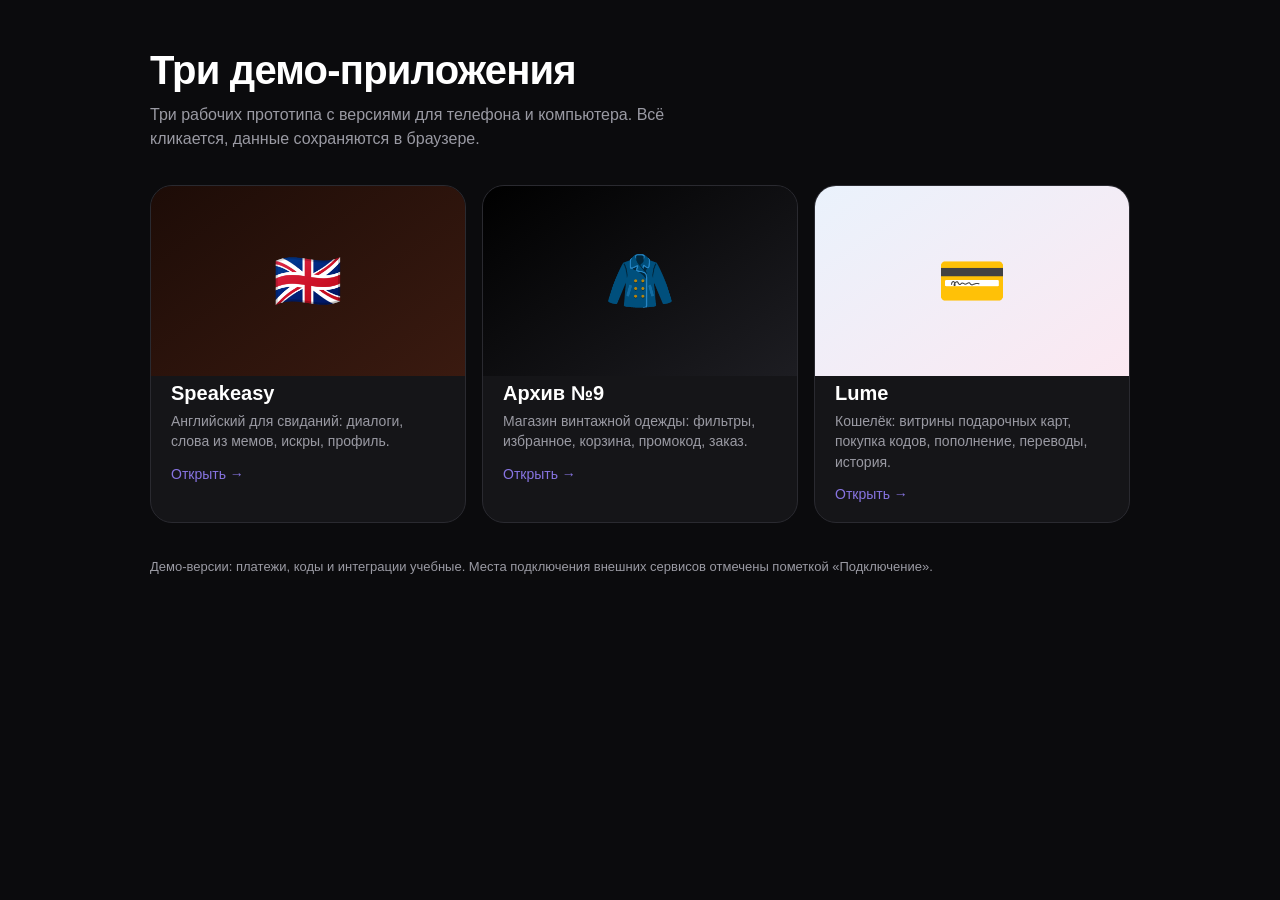
<file: index.html>
<!doctype html>
<html lang="ru">
<head>
<meta charset="utf-8">
<meta name="viewport" content="width=device-width,initial-scale=1">
<meta name="theme-color" content="#0b0b0d">
<title>Три демо-приложения</title>
<link rel="icon" href="data:image/svg+xml,%3Csvg xmlns='http://www.w3.org/2000/svg' viewBox='0 0 32 32'%3E%3Crect width='32' height='32' rx='8' fill='%23111'/%3E%3Crect x='10' y='6' width='12' height='20' rx='3' fill='none' stroke='%23fff' stroke-width='2'/%3E%3C/svg%3E">
<style>
:root{--bg:#0b0b0d;--card:#151518;--ln:#2a2a30;--mu:#9a9aa3;color-scheme:dark}
*{box-sizing:border-box;margin:0;padding:0}
body{background:var(--bg);color:#fff;font-family:-apple-system,BlinkMacSystemFont,"SF Pro Text","Segoe UI",Roboto,sans-serif;min-height:100vh;padding:48px 20px;-webkit-font-smoothing:antialiased}
main{max-width:980px;margin:0 auto}
h1{font-size:clamp(28px,5vw,40px);font-weight:700;letter-spacing:-.02em}
p.lead{color:var(--mu);margin:10px 0 34px;max-width:560px;line-height:1.5}
.grid{display:grid;grid-template-columns:repeat(auto-fit,minmax(260px,1fr));gap:16px}
a.c{display:flex;flex-direction:column;gap:6px;padding:0 0 20px;background:var(--card);border:1px solid var(--ln);border-radius:22px;overflow:hidden;color:inherit;text-decoration:none;transition:transform .2s,border-color .2s}
a.c:hover{transform:translateY(-3px);border-color:#4a4a55}
.pv{height:190px;display:flex;align-items:center;justify-content:center;font-size:56px}
.c b{font-size:20px;padding:0 20px}
.c span{color:var(--mu);padding:0 20px;font-size:14px;line-height:1.45}
.c em{font-style:normal;color:#8774e1;padding:8px 20px 0;font-size:14px}
.foot{margin-top:34px;color:var(--mu);font-size:13px;line-height:1.5}
</style>
</head>
<body>
<main>
  <h1>Три демо-приложения</h1>
  <p class="lead">Три рабочих прототипа с версиями для телефона и компьютера. Всё кликается, данные сохраняются в браузере.</p>
  <div class="grid">
    <a class="c" href="speakeasy/"><div class="pv" style="background:linear-gradient(145deg,#1d0c07,#3a1a10)">🇬🇧</div><b>Speakeasy</b><span>Английский для свиданий: диалоги, слова из мемов, искры, профиль.</span><em>Открыть →</em></a>
    <a class="c" href="archive09/"><div class="pv" style="background:linear-gradient(145deg,#000,#1d1d22)">🧥</div><b>Архив №9</b><span>Магазин винтажной одежды: фильтры, избранное, корзина, промокод, заказ.</span><em>Открыть →</em></a>
    <a class="c" href="lume/"><div class="pv" style="background:linear-gradient(145deg,#eaf2fc,#fbe8f1)">💳</div><b>Lume</b><span>Кошелёк: витрины подарочных карт, покупка кодов, пополнение, переводы, история.</span><em>Открыть →</em></a>
  </div>
  <p class="foot">Демо-версии: платежи, коды и интеграции учебные. Места подключения внешних сервисов отмечены пометкой «Подключение».</p>
</main>
</body>
</html>
</file>
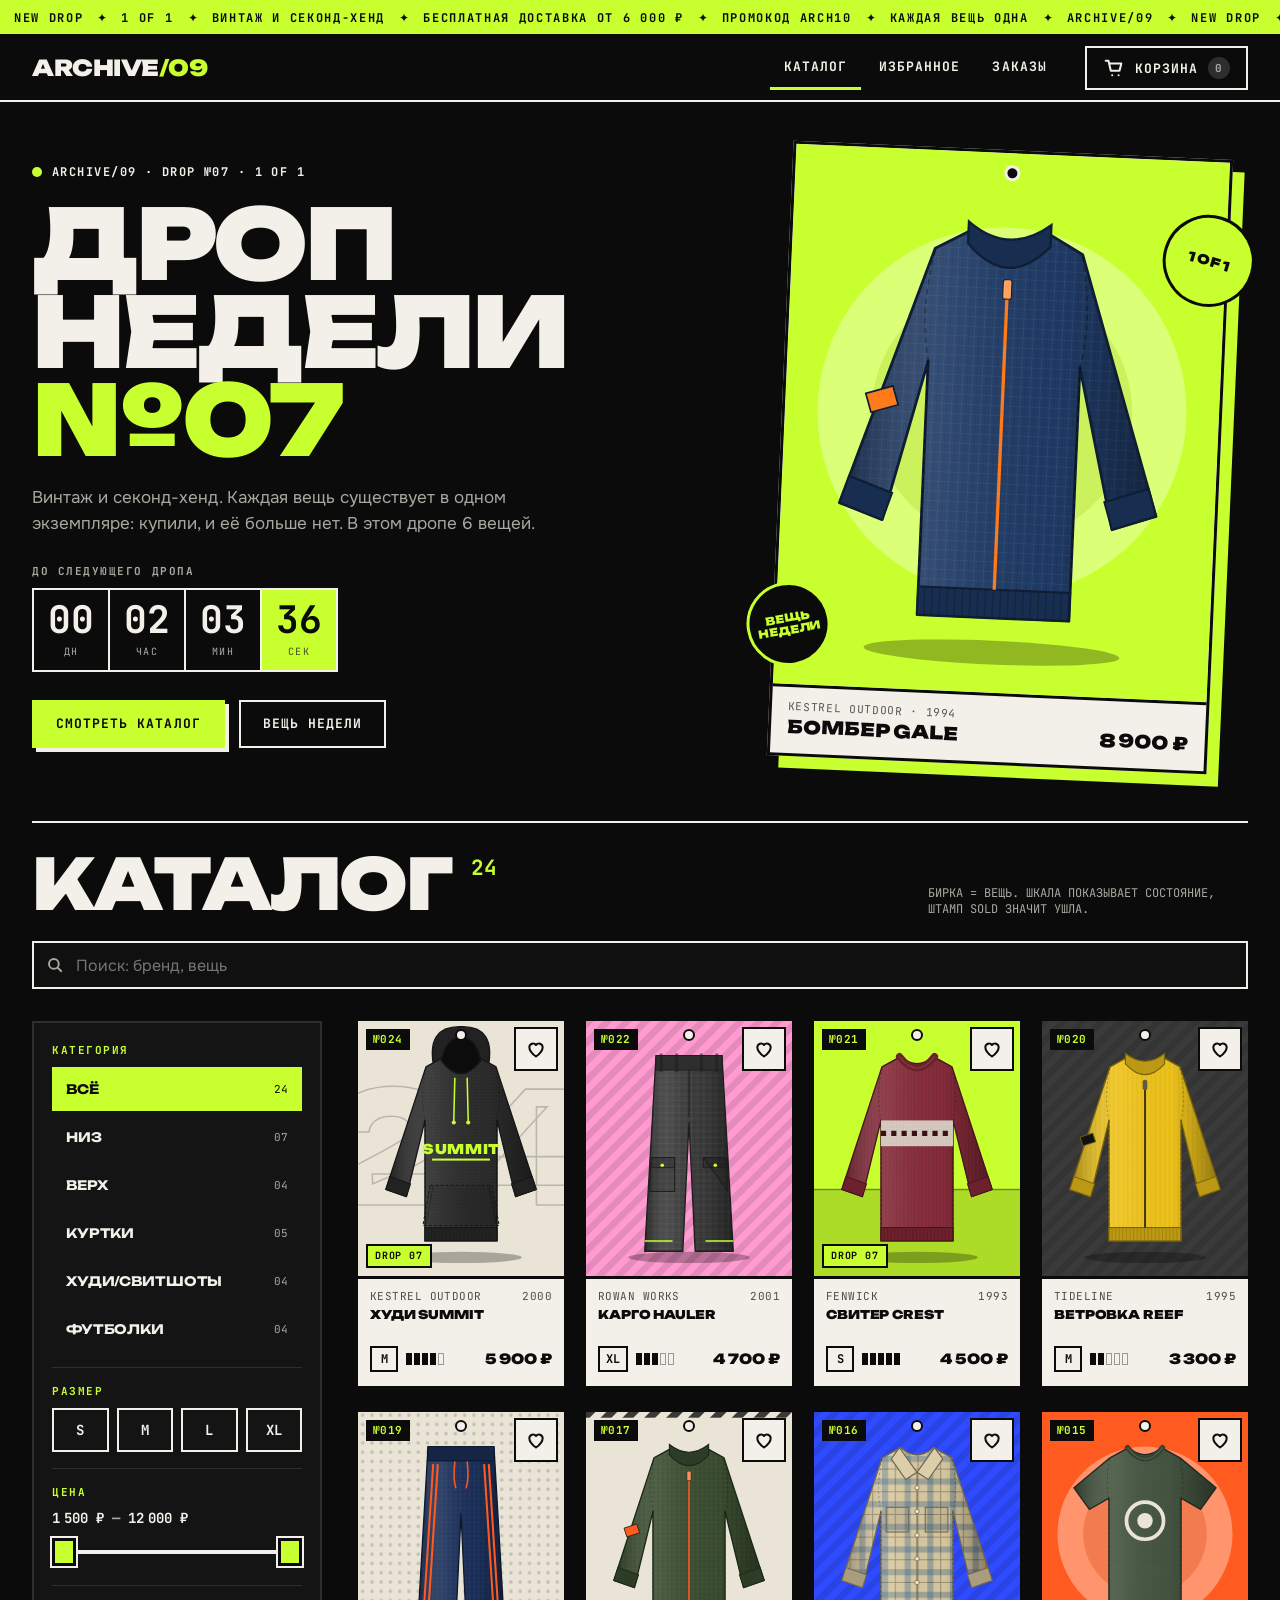
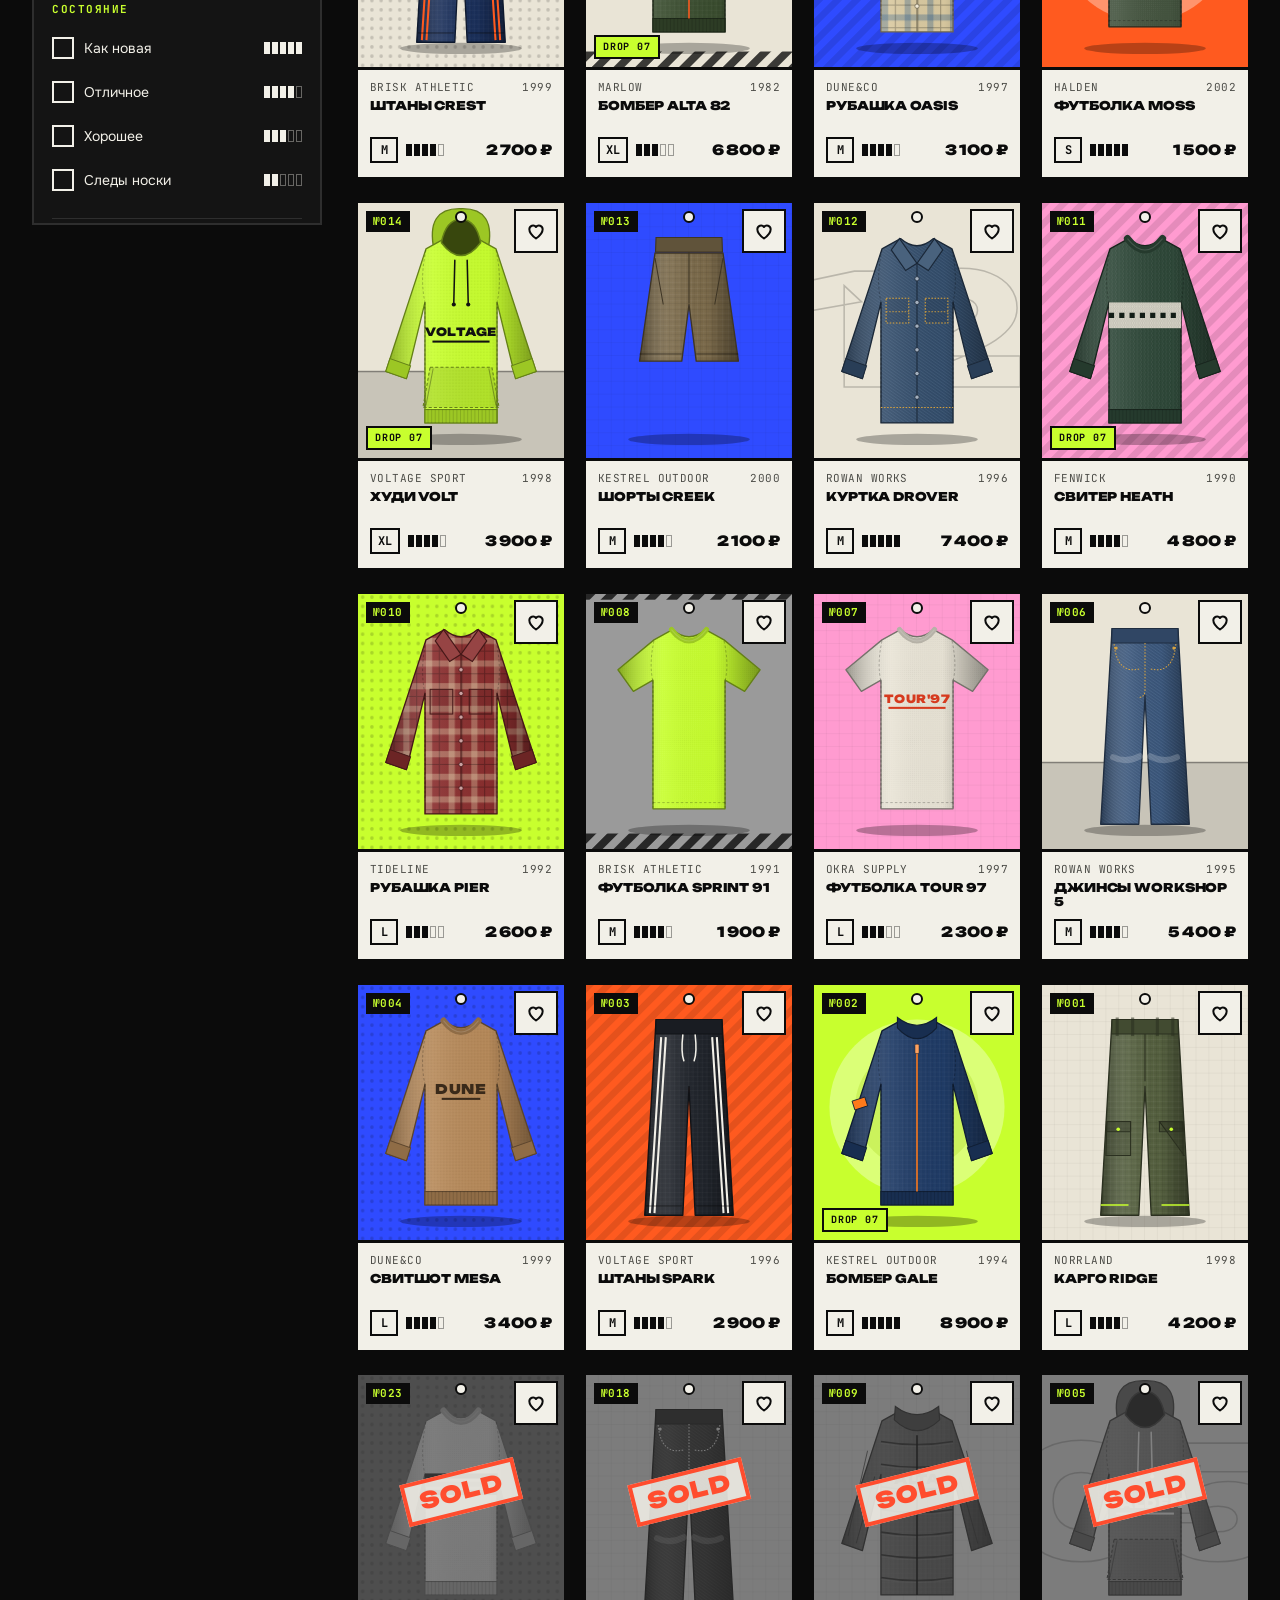
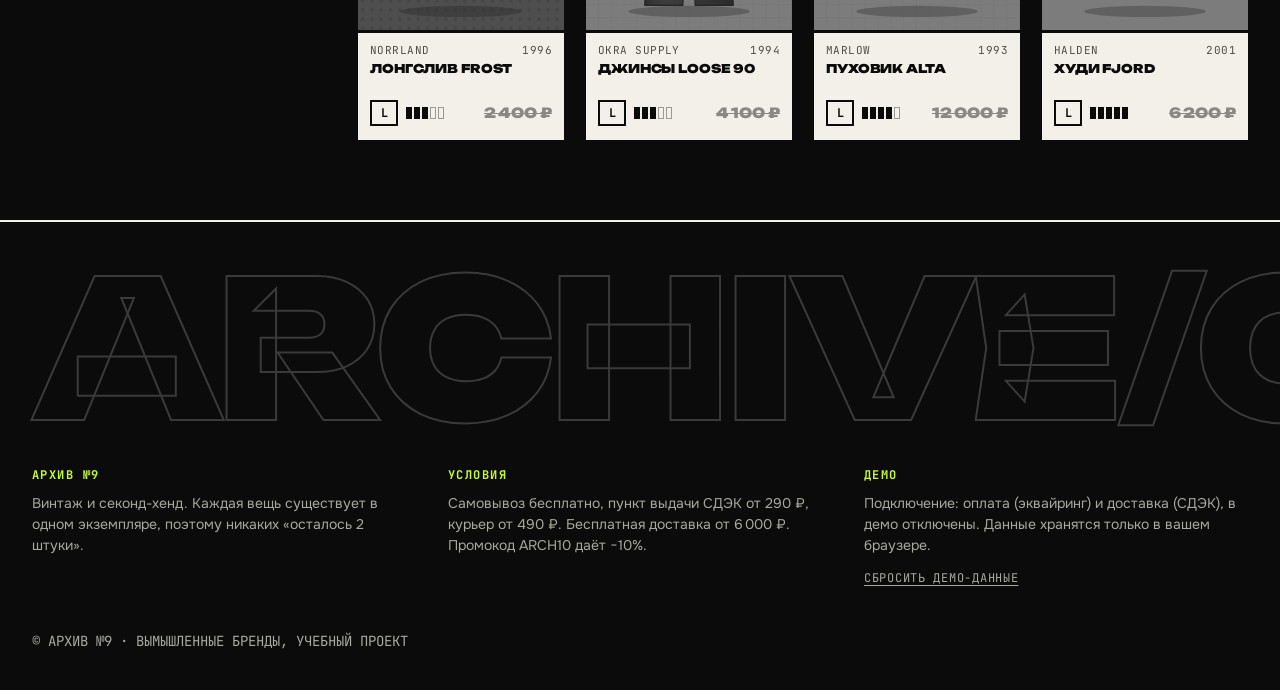
<file: archive09/index.html>
<!doctype html>
<html lang="ru">
<head>
<meta charset="utf-8">
<meta name="viewport" content="width=device-width,initial-scale=1,viewport-fit=cover">
<meta name="theme-color" content="#0b0b0b">
<title>АРХИВ №9 — винтаж и секонд-хенд, каждая вещь 1 из 1</title>
<meta name="description" content="ARCHIVE/09: винтажная и секонд-хенд одежда. Каждая вещь в единственном экземпляре.">
<link rel="icon" href="data:image/svg+xml,%3Csvg xmlns='http://www.w3.org/2000/svg' viewBox='0 0 32 32'%3E%3Crect width='32' height='32' fill='%230b0b0b'/%3E%3Cpath d='M6 24L14 7h4l8 17h-5l-5-11-4 11z' fill='%23c8ff2e'/%3E%3C/svg%3E">
<link rel="preconnect" href="https://fonts.googleapis.com">
<link rel="preconnect" href="https://fonts.gstatic.com" crossorigin>
<link href="https://fonts.googleapis.com/css2?family=JetBrains+Mono:wght@400;700&family=Onest:wght@400;500;700&family=Unbounded:wght@500;700;900&display=swap&subset=cyrillic" rel="stylesheet">
<link rel="stylesheet" href="style.css">
<link rel="stylesheet" href="catalog.css">
<link rel="stylesheet" href="pages.css">
</head>
<body>
<a class="skip" href="#/" data-act="skip">К содержимому</a>
<div class="marquee" aria-hidden="true"><div class="marquee-track" id="marquee"></div></div>
<header class="hd" id="hd"></header>
<main id="view" tabindex="-1"></main>
<footer class="ft" id="ft"></footer>
<nav class="mbar" id="mbar" aria-label="Основная навигация"></nav>
<div id="layer"></div>
<div class="toast" id="toast" role="status" aria-live="polite"></div>
<script src="data.js"></script>
<script src="art.js"></script>
<script src="store.js"></script>
<script src="catalog.js"></script>
<script src="item.js"></script>
<script src="cart.js"></script>
<script src="app.js"></script>
</body>
</html>
</file>
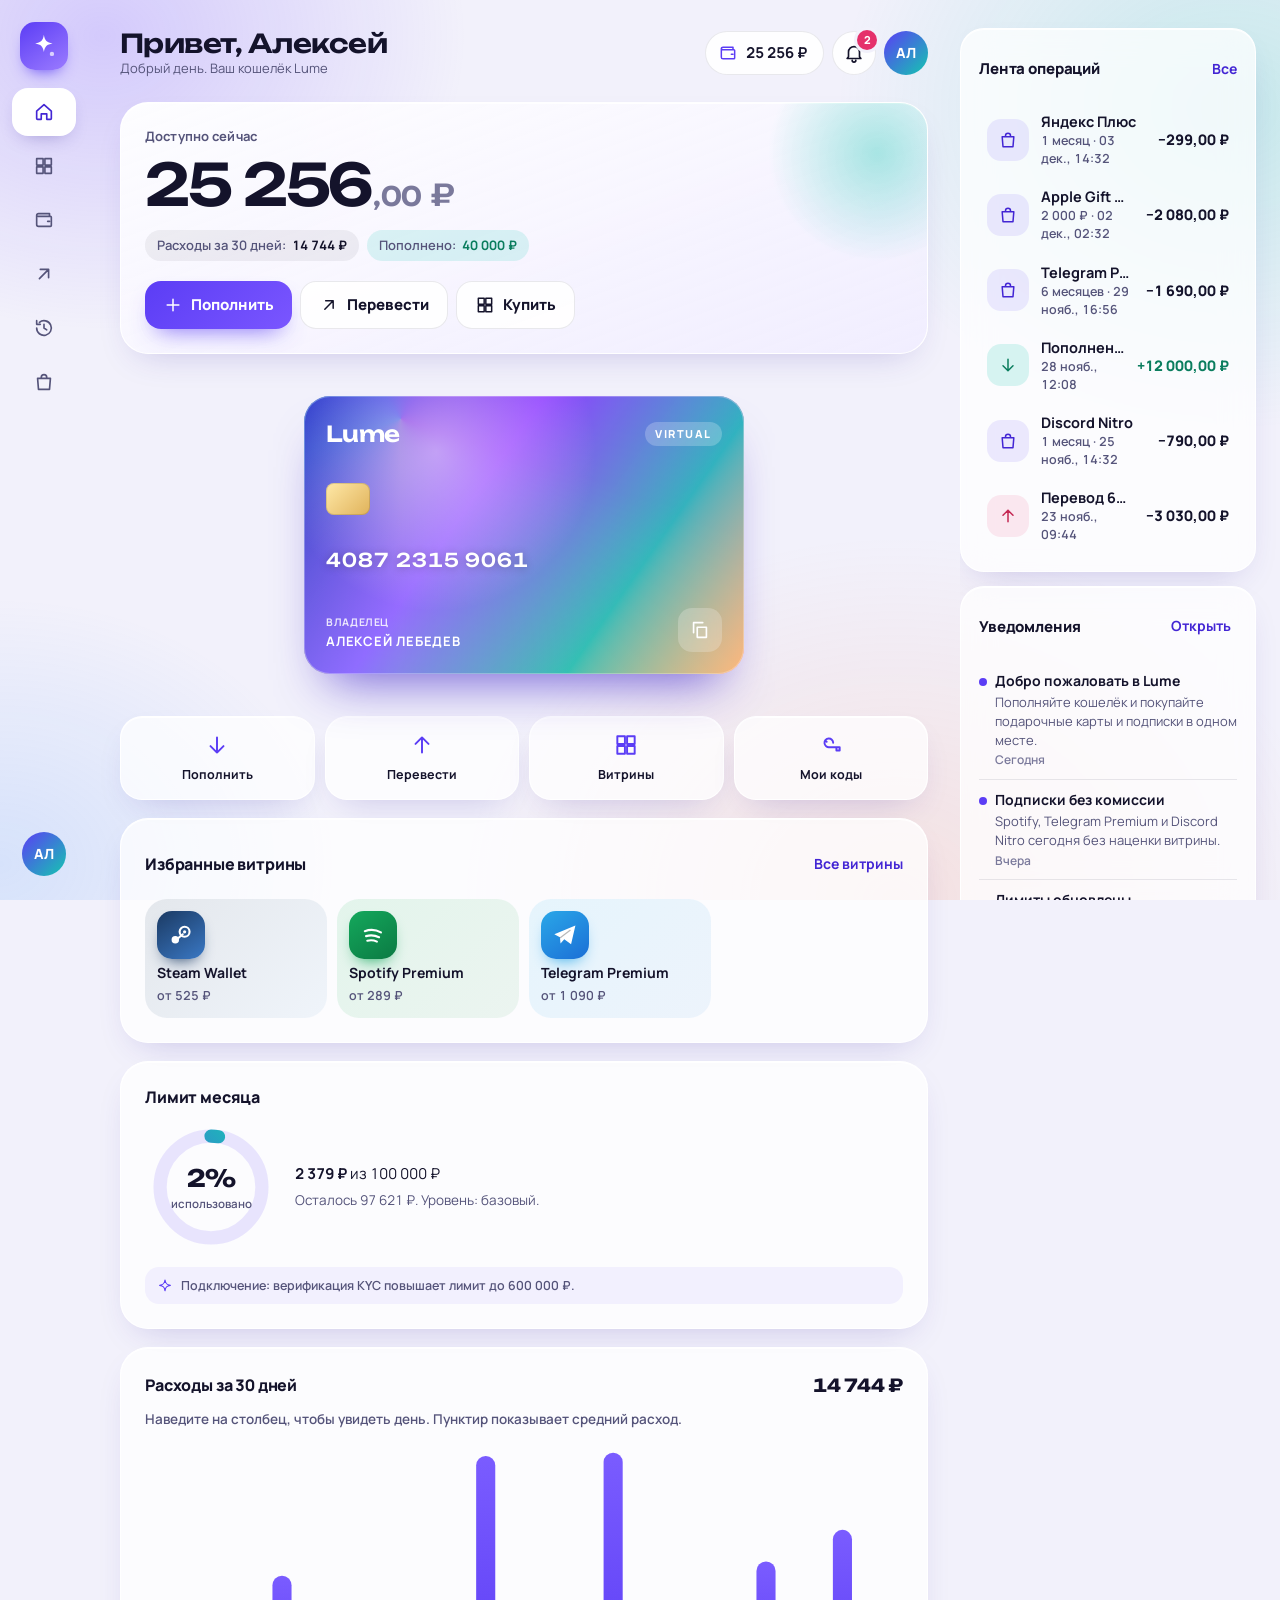
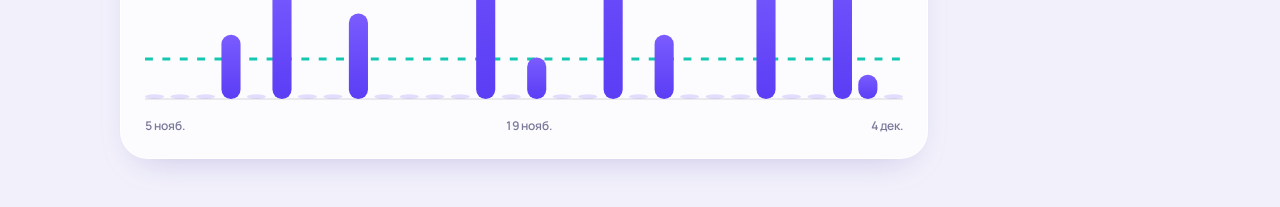
<file: lume/index.html>
<!doctype html>
<html lang="ru">
<head>
<meta charset="utf-8">
<meta name="viewport" content="width=device-width,initial-scale=1,viewport-fit=cover">
<meta name="theme-color" content="#f2f1fb">
<title>Lume — платёжный кошелёк</title>
<meta name="description" content="Lume: кошелёк с витринами подарочных карт и подписок. Демо-версия.">
<link rel="icon" href="data:image/svg+xml,%3Csvg xmlns='http://www.w3.org/2000/svg' viewBox='0 0 32 32'%3E%3Crect width='32' height='32' rx='10' fill='%235b3df5'/%3E%3Cpath d='M16 5c.9 6 3 8.100 9 9-6 .9-8.100 3-9 9-.9-6-3-8.100-9-9 6-.9 8.100-3 9-9z' fill='%23fff'/%3E%3C/svg%3E">
<link rel="preconnect" href="https://fonts.googleapis.com">
<link rel="preconnect" href="https://fonts.gstatic.com" crossorigin>
<link href="https://fonts.googleapis.com/css2?family=Manrope:wght@400;500;600;700;800&family=Unbounded:wght@500;600&display=swap" rel="stylesheet">
<link rel="stylesheet" href="css/base.css">
<link rel="stylesheet" href="css/components.css">
<link rel="stylesheet" href="css/pages.css">
<link rel="stylesheet" href="css/sheets.css">
</head>
<body>
<a class="skip" href="#main">К содержимому</a>
<div class="app" id="app">
  <nav class="rail" id="rail" aria-label="Основная навигация"></nav>
  <main class="main" id="main" tabindex="-1"></main>
  <aside class="aside" id="aside" aria-label="Лента, уведомления и курсы"></aside>
</div>
<nav class="bnav" id="bnav" aria-label="Нижняя навигация"></nav>
<div class="overlay" id="overlay" hidden></div>
<div class="toast" id="toast" role="status" aria-live="polite"></div>
<script src="js/data.js"></script>
<script src="js/core.js"></script>
<script src="js/art.js"></script>
<script src="js/ui.js"></script>
<script src="js/widgets.js"></script>
<script src="js/view-home.js"></script>
<script src="js/view-shop.js"></script>
<script src="js/view-wallet.js"></script>
<script src="js/view-send.js"></script>
<script src="js/view-lists.js"></script>
<script src="js/app.js"></script>
</body>
</html>
</file>
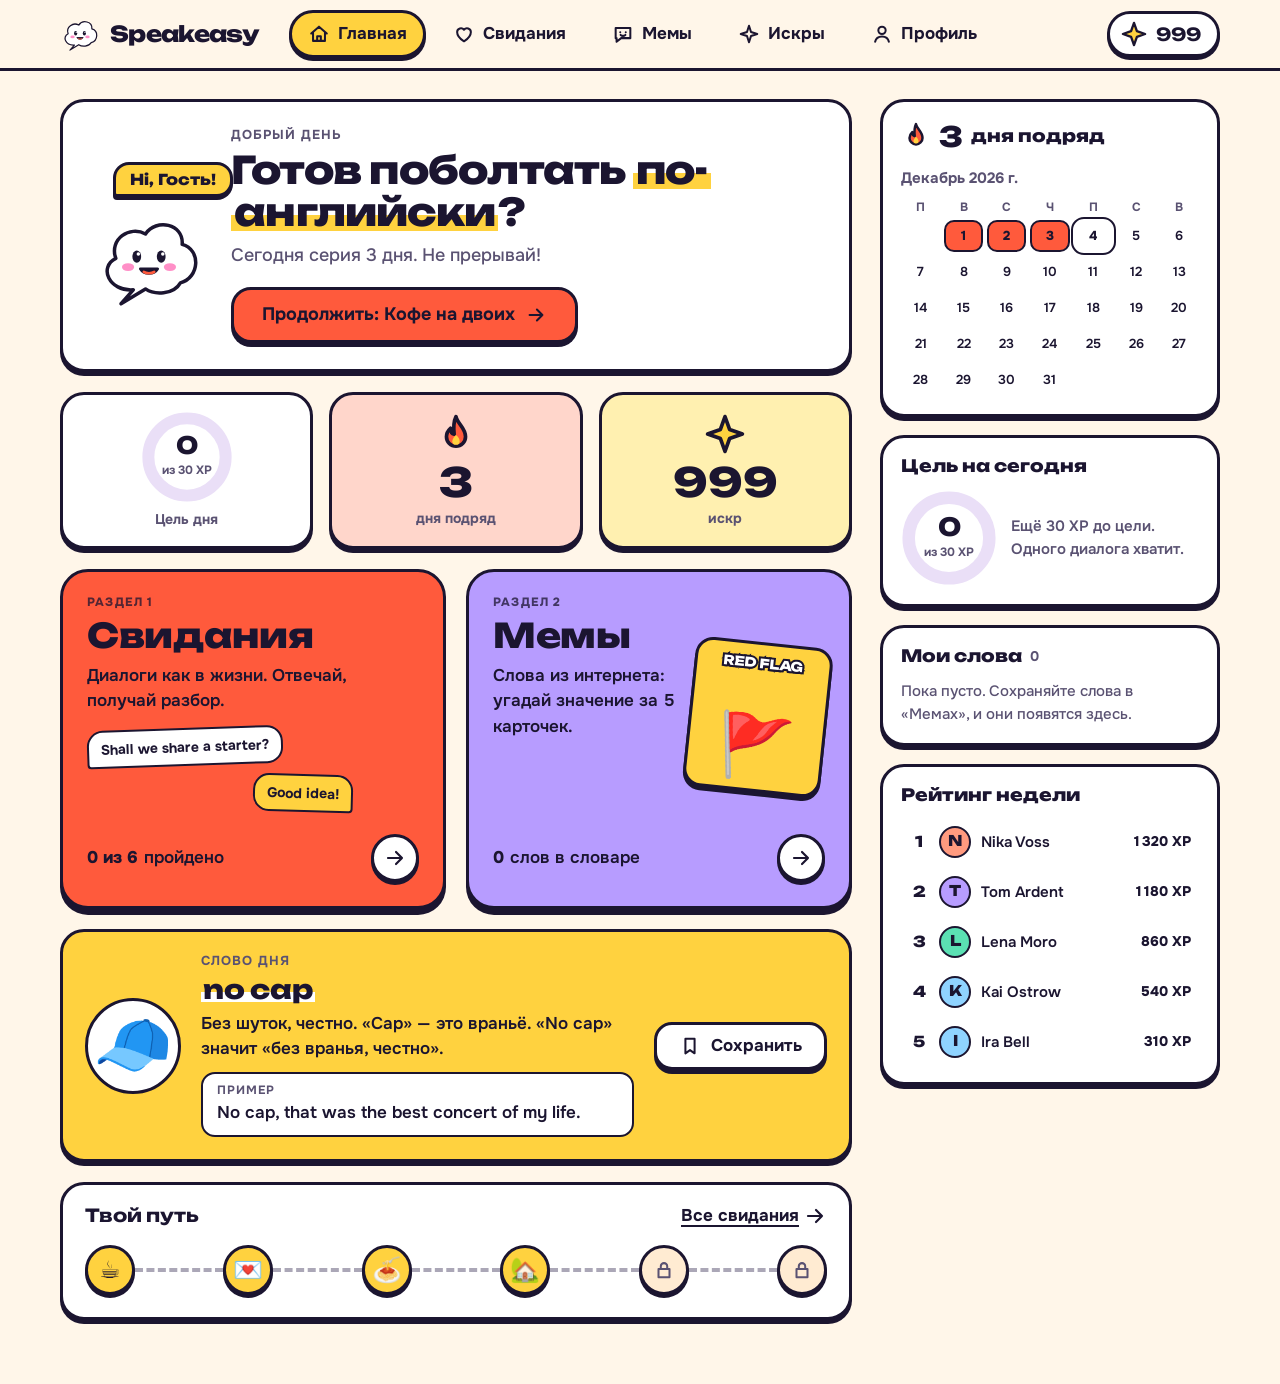
<file: speakeasy/index.html>
<!doctype html>
<html lang="ru">
<head>
<meta charset="utf-8">
<meta name="viewport" content="width=device-width,initial-scale=1,viewport-fit=cover">
<meta name="theme-color" content="#FFF6E9">
<title>Speakeasy — английский для свиданий</title>
<meta name="description" content="Speakeasy: репетируй живые диалоги для свиданий и учи слова из мемов. Автор курса Mia Lane.">
<link rel="icon" href="data:image/svg+xml,%3Csvg xmlns='http://www.w3.org/2000/svg' viewBox='0 0 32 32'%3E%3Crect width='32' height='32' rx='9' fill='%23FFD23F'/%3E%3Cpath d='M16 5l2.6 8.4L27 16l-8.4 2.6L16 27l-2.6-8.4L5 16l8.4-2.6z' fill='%23FF5A3C' stroke='%231B1530' stroke-width='2' stroke-linejoin='round'/%3E%3C/svg%3E">
<link rel="preconnect" href="https://fonts.googleapis.com">
<link rel="preconnect" href="https://fonts.gstatic.com" crossorigin>
<link rel="stylesheet" href="https://fonts.googleapis.com/css2?family=Onest:wght@400;500;600;700;800&family=Unbounded:wght@600;700;800&display=swap">
<link rel="stylesheet" href="css/base.css">
<link rel="stylesheet" href="css/shell.css">
<link rel="stylesheet" href="css/home.css">
<link rel="stylesheet" href="css/path.css">
<link rel="stylesheet" href="css/chat.css">
<link rel="stylesheet" href="css/memes.css">
<link rel="stylesheet" href="css/pages.css">
</head>
<body>
<a class="skip" href="#main">К содержимому</a>
<div class="app" id="app">
  <header class="top" id="topbar">
    <div class="top-in"><div id="brand"></div><nav class="menu" id="menu" aria-label="Основная навигация"></nav><span id="pillbox"></span></div>
  </header>
  <div class="wrap">
    <main id="main" class="main" tabindex="-1"><div id="view"></div></main>
    <aside class="aside" id="aside" aria-label="Статистика"></aside>
  </div>
  <nav class="bnav" id="bnav" aria-label="Нижняя навигация"></nav>
</div>
<dialog id="dlg" aria-modal="true"></dialog>
<div class="toast" id="toast" role="status" aria-live="polite"></div>
<div id="fx" aria-hidden="true"></div>
<noscript><p style="padding:24px">Для работы Speakeasy нужен JavaScript.</p></noscript>
<script src="js/data.js"></script>
<script src="js/memes-data.js"></script>
<script src="js/art.js"></script>
<script src="js/store.js"></script>
<script src="js/ui.js"></script>
<script src="js/parts.js"></script>
<script src="js/v-home.js"></script>
<script src="js/v-dates.js"></script>
<script src="js/v-chat.js"></script>
<script src="js/v-memes.js"></script>
<script src="js/v-play.js"></script>
<script src="js/v-sparks.js"></script>
<script src="js/v-profile.js"></script>
<script src="js/app.js"></script>
</body>
</html>
</file>
<file: archive09/style.css>
/* АРХИВ №9: база, шапка, кнопки, формы, футер, слои. */
:root {
  --ink: #0b0b0b; --panel: #141414; --panel2: #1c1c1c; --line: #2e2e2e;
  --bone: #f2f0e8; --mute: #a8a8a0; --lime: #c8ff2e; --red: #ff4d2e;
  --f-head: Unbounded, 'Arial Black', Impact, 'Helvetica Neue', sans-serif;
  --f-mono: 'JetBrains Mono', ui-monospace, 'SF Mono', Menlo, Consolas, monospace;
  --f-body: Onest, -apple-system, 'Segoe UI', Roboto, 'Helvetica Neue', Arial, sans-serif;
  --gut: 32px; --hd: 64px;
}
* { box-sizing: border-box; }
html { scroll-padding-top: 84px; -webkit-text-size-adjust: 100%; }
body { margin: 0; background: var(--ink); color: var(--bone); font: 400 16px/1.5 var(--f-body); -webkit-tap-highlight-color: transparent; overflow-x: hidden; }
body.lock { overflow: hidden; }
img, svg { display: block; max-width: 100%; }
a { color: inherit; }
button, input, select { font: inherit; color: inherit; }
button { cursor: pointer; }
h1, h2, h3, p, dl, dd, ul, ol { margin: 0; padding: 0; }
ul, ol { list-style: none; }
sup { font: 700 max(.3em, 12px)/1 var(--f-mono); color: var(--lime); vertical-align: top; position: relative; top: .3em; margin-left: .3em; letter-spacing: 0; }
:focus-visible { outline: 3px solid var(--lime); outline-offset: 2px; }
#view:focus { outline: none; }
.sr { position: absolute; width: 1px; height: 1px; overflow: hidden; clip: rect(0 0 0 0); white-space: nowrap; }
.skip { position: fixed; left: 8px; top: -60px; z-index: 300; background: var(--lime); color: var(--ink); padding: 12px 16px; font: 700 13px var(--f-mono); }
.skip:focus { top: 8px; }
.mono { font: 400 12px/1.4 var(--f-mono); color: var(--mute); text-transform: uppercase; letter-spacing: .04em; }
.lime { color: var(--lime); }
.kicker { font: 700 12px/1 var(--f-mono); letter-spacing: .12em; text-transform: uppercase; display: flex; align-items: center; gap: 10px; color: var(--bone); }
.dot { width: 10px; height: 10px; background: var(--lime); border-radius: 50%; animation: pulse 1.6s infinite; }
@keyframes pulse { 50% { opacity: .25; } }

/* Бегущая строка */
.marquee { background: var(--lime); color: var(--ink); overflow: hidden; height: 36px; border-bottom: 2px solid var(--ink); }
.marquee-track { display: flex; width: max-content; animation: mq 42s linear infinite; }
.mq-set { display: flex; align-items: center; }
.mq-set span { font: 700 12px/36px var(--f-mono); letter-spacing: .14em; white-space: nowrap; padding: 0 14px; }
.mq-set i { font-style: normal; font-size: 12px; }
@keyframes mq { to { transform: translateX(-50%); } }

/* Шапка */
.hd { position: sticky; top: 0; z-index: 50; background: var(--ink); border-bottom: 2px solid var(--bone); }
.hd-in { display: flex; align-items: center; gap: 24px; height: var(--hd); padding: 0 var(--gut); max-width: 1640px; margin: 0 auto; }
.logo { text-decoration: none; font: 900 22px/1 var(--f-head); letter-spacing: -.02em; display: flex; align-items: baseline; min-height: 44px; align-items: center; }
.logo-s { color: var(--lime); }
.hd-nav { display: flex; gap: 4px; margin-left: auto; }
.hd-nav a { text-decoration: none; font: 700 13px/1 var(--f-mono); letter-spacing: .08em; text-transform: uppercase; padding: 0 14px; min-height: 44px; display: inline-flex; align-items: center; gap: 8px; border-bottom: 3px solid transparent; }
.hd-nav a:hover { color: var(--lime); }
.hd-nav a[aria-current] { border-bottom-color: var(--lime); }
.cart-btn { display: inline-flex; align-items: center; gap: 10px; min-height: 44px; padding: 0 16px; border: 2px solid var(--bone); text-decoration: none; font: 700 13px/1 var(--f-mono); letter-spacing: .08em; text-transform: uppercase; background: var(--ink); transition: transform .15s, box-shadow .15s, background .15s; }
.cart-btn:hover { background: var(--lime); color: var(--ink); border-color: var(--lime); box-shadow: 4px 4px 0 var(--bone); transform: translate(-2px, -2px); }
.badge { display: inline-grid; place-items: center; min-width: 22px; height: 22px; padding: 0 6px; background: var(--lime); color: var(--ink); font: 700 11px/1 var(--f-mono); border-radius: 11px; }
.cart-btn:hover .badge { background: var(--ink); color: var(--lime); }
.badge.zero { background: var(--line); color: var(--mute); }
.hd-nav .badge { background: var(--bone); }

/* Кнопки */
.btn { display: inline-flex; align-items: center; justify-content: center; gap: 10px; min-height: 48px; padding: 0 22px; border: 2px solid var(--bone); background: transparent; color: var(--bone); font: 700 13px/1.2 var(--f-mono); letter-spacing: .08em; text-transform: uppercase; text-decoration: none; text-align: center; transition: transform .15s, box-shadow .15s, background .15s, color .15s; }
.btn:hover { background: var(--bone); color: var(--ink); transform: translate(-2px, -2px); box-shadow: 4px 4px 0 var(--lime); }
.btn:active { transform: translate(2px, 2px); box-shadow: none; }
.btn-lime { background: var(--lime); color: var(--ink); border-color: var(--lime); box-shadow: 4px 4px 0 var(--bone); }
.btn-lime:hover { background: var(--lime); box-shadow: 6px 6px 0 var(--bone); }
.btn-xl { min-height: 56px; font-size: 14px; }
.btn-dead { background: #1c1c1c; color: #8a8a84; border-color: #333; cursor: not-allowed; box-shadow: none; }
.btn-dead:hover { transform: none; box-shadow: none; background: #1c1c1c; color: #8a8a84; }
.icon-btn { width: 44px; height: 44px; border: 2px solid var(--bone); background: transparent; font: 400 26px/1 var(--f-body); display: inline-grid; place-items: center; transition: background .15s, color .15s; }
.icon-btn:hover { background: var(--bone); color: var(--ink); }
.link-btn { background: none; border: 0; padding: 10px 0; min-height: 44px; color: var(--mute); font: 400 12px var(--f-mono); text-transform: uppercase; letter-spacing: .06em; text-decoration: underline; text-underline-offset: 3px; }
.link-btn:hover { color: var(--lime); }

/* Формы */
.input, .select { width: 100%; min-height: 48px; padding: 0 14px; background: #101010; border: 2px solid #3d3d3d; color: var(--bone); font: 400 16px var(--f-body); border-radius: 0; appearance: none; -webkit-appearance: none; }
.input::placeholder { color: #77776f; }
.input:hover, .select:hover { border-color: #666; }
.input:focus, .select:focus { border-color: var(--lime); outline: none; box-shadow: 4px 4px 0 var(--lime); }
.select { background-image: linear-gradient(45deg, transparent 50%, var(--bone) 50%), linear-gradient(135deg, var(--bone) 50%, transparent 50%); background-position: calc(100% - 20px) 50%, calc(100% - 14px) 50%; background-size: 6px 6px; background-repeat: no-repeat; padding-right: 36px; }
.select option { background: #101010; color: var(--bone); }
.field { margin-bottom: 18px; }
.field label { display: block; font: 700 12px/1 var(--f-mono); letter-spacing: .1em; text-transform: uppercase; margin-bottom: 8px; }
.field small { display: block; margin-top: 6px; color: var(--mute); font-size: 13px; }
.field.bad .input { border-color: var(--red); }
.field-err { color: #ff8a73; font-size: 13px; min-height: 0; margin-top: 6px; }
.field-err:empty { display: none; }
.integ { font: 400 12px/1.5 var(--f-mono); color: var(--mute); border-left: 3px solid var(--lime); padding: 4px 0 4px 12px; margin-top: 16px; }

/* Состояния */
.empty { text-align: center; padding: 56px 16px 64px; grid-column: 1 / -1; display: flex; flex-direction: column; align-items: center; gap: 12px; }
.empty-big { font: 900 clamp(72px, 14vw, 150px)/1 var(--f-head); color: transparent; -webkit-text-stroke: 2px var(--bone); opacity: .9; }
.empty h3 { font: 900 clamp(20px, 3vw, 28px)/1.1 var(--f-head); text-transform: uppercase; }
.empty p { color: var(--mute); max-width: 420px; margin-bottom: 8px; }
.toast { position: fixed; left: 50%; bottom: 28px; z-index: 400; transform: translate(-50%, 24px); opacity: 0; pointer-events: none; background: var(--bone); color: var(--ink); border: 2px solid var(--ink); box-shadow: 5px 5px 0 var(--lime); padding: 12px 18px; font: 700 13px/1.3 var(--f-mono); display: flex; gap: 16px; align-items: center; width: max-content; max-width: calc(100% - 32px); transition: opacity .2s, transform .2s; }
.toast.on { opacity: 1; transform: translate(-50%, 0); pointer-events: auto; }
.toast a { color: var(--ink); text-underline-offset: 3px; min-height: 24px; }

/* Слой: корзина и быстрый просмотр */
#layer { display: none; }
#layer.on { display: block; position: fixed; inset: 0; z-index: 200; }
.scrim { position: absolute; inset: 0; background: rgba(0, 0, 0, .74); animation: fade .2s; }
@keyframes fade { from { opacity: 0; } }

/* Футер */
.ft { margin-top: 80px; border-top: 2px solid var(--bone); padding: 40px var(--gut) 40px; max-width: 1640px; margin-inline: auto; overflow: hidden; }
.ft-word { font: 900 clamp(48px, 15vw, 230px)/.9 var(--f-head); color: transparent; -webkit-text-stroke: 2px #3a3a3a; letter-spacing: -.04em; white-space: nowrap; margin-bottom: 32px; }
.ft-grid { display: grid; grid-template-columns: repeat(3, 1fr); gap: 32px; }
.ft h3 { font: 700 12px var(--f-mono); letter-spacing: .12em; text-transform: uppercase; color: var(--lime); margin-bottom: 10px; }
.ft p { color: var(--mute); font-size: 14px; max-width: 420px; }
.ft-copy { margin-top: 32px; font: 400 11px var(--f-mono); text-transform: uppercase; color: #77776f; }

@media (max-width: 1023px) { :root { --gut: 24px; } .ft-grid { grid-template-columns: 1fr 1fr; } }
@media (max-width: 700px) {
  :root { --gut: 16px; --hd: 56px; }
  body { padding-bottom: calc(64px + env(safe-area-inset-bottom)); }
  .hd-nav { display: none; }
  .hd-in { justify-content: space-between; }
  .logo { font-size: 20px; }
  .cart-btn { display: none; }
  .ft-grid { grid-template-columns: 1fr; gap: 24px; }
  .toast { bottom: calc(76px + env(safe-area-inset-bottom)); }
  body.on-item { padding-bottom: calc(84px + env(safe-area-inset-bottom)); }
  body.on-item .toast { bottom: calc(96px + env(safe-area-inset-bottom)); }
}
@media (prefers-reduced-motion: reduce) {
  *, *::before, *::after { animation: none !important; transition: none !important; scroll-behavior: auto !important; }
}
</file>
<file: archive09/catalog.css>
/* Главная: hero, фильтры, сетка, карточки-бирки. */
.hero, .shop, .page, .co, .done, .pdp { width: min(1640px, calc(100% - 2 * var(--gut))); margin-inline: auto; }

.hero { display: grid; grid-template-columns: 1.15fr .85fr; gap: 48px; padding: 48px 0 56px; align-items: center; }
.hero-h { font: 900 clamp(46px, 7.6vw, 124px)/.9 var(--f-head); text-transform: uppercase; letter-spacing: -.035em; margin: 22px 0 22px; }
.hero-h span { display: block; }
.lead { color: var(--mute); font-size: 17px; max-width: 520px; }
.lead b { color: var(--bone); }
.cd-wrap { margin: 28px 0; }
.cd-label { font: 700 11px var(--f-mono); letter-spacing: .14em; text-transform: uppercase; color: var(--mute); display: block; margin-bottom: 10px; }
.cd { display: inline-flex; border: 2px solid var(--bone); }
.cd div { min-width: 72px; padding: 10px 14px 8px; text-align: center; border-right: 2px solid var(--bone); }
.cd div:last-child { border-right: 0; background: var(--lime); color: var(--ink); }
.cd b { display: block; font: 700 clamp(26px, 3vw, 38px)/1 var(--f-mono); font-variant-numeric: tabular-nums; }
.cd i { font: 400 10px var(--f-mono); letter-spacing: .14em; text-transform: uppercase; font-style: normal; opacity: .7; }
.hero-cta { display: flex; gap: 14px; flex-wrap: wrap; }
.hero-r { position: relative; display: block; text-decoration: none; justify-self: center; width: min(440px, 100%); transform: rotate(2.500deg); transition: transform .3s; }
.hero-r:hover { transform: rotate(0deg) translateY(-6px); }
.hero-tag { background: var(--bone); color: var(--ink); border: 3px solid var(--ink); box-shadow: 12px 12px 0 var(--lime); position: relative; }
.hero-tag .hole { position: absolute; z-index: 2; top: 12px; left: 50%; width: 16px; height: 16px; margin-left: -8px; background: var(--ink); border: 3px solid var(--bone); border-radius: 50%; }
.hero-img { aspect-ratio: 4 / 5; border-bottom: 3px solid var(--ink); overflow: hidden; }
.hero-img svg { width: 100%; height: 100%; }
.hero-cap { padding: 12px 16px 16px; display: grid; grid-template-columns: 1fr auto; gap: 2px 12px; align-items: end; }
.hero-cap span { grid-column: 1 / -1; font: 400 11px var(--f-mono); text-transform: uppercase; letter-spacing: .06em; color: #555; }
.hero-cap b { font: 900 18px/1.1 var(--f-head); text-transform: uppercase; }
.hero-cap em { font: 900 18px var(--f-head); font-style: normal; }
.sticker { position: absolute; display: grid; place-items: center; text-align: center; border-radius: 50%; font: 900 13px/1.1 var(--f-head); }
.st1 { width: 92px; height: 92px; right: -26px; top: 56px; background: var(--lime); color: var(--ink); border: 3px solid var(--ink); transform: rotate(14deg); }
.st2 { width: 84px; height: 84px; left: -26px; bottom: 90px; background: var(--ink); color: var(--lime); border: 3px solid var(--lime); font-size: 11px; transform: rotate(-12deg); }

.shop { scroll-margin-top: 80px; }
.shop-head { display: flex; align-items: flex-end; justify-content: space-between; gap: 24px; border-top: 2px solid var(--bone); padding-top: 28px; margin-bottom: 24px; flex-wrap: wrap; }
.shop-head h2 { font: 900 clamp(34px, 5.500vw, 80px)/.95 var(--f-head); text-transform: uppercase; letter-spacing: -.03em; }
.shop-note { font: 400 12px var(--f-mono); color: var(--mute); text-transform: uppercase; max-width: 320px; }
.toolbar { display: flex; gap: 12px; margin-bottom: 14px; }
.search { position: relative; flex: 1; display: block; }
.search svg { position: absolute; left: 14px; top: 15px; color: var(--mute); }
.search input { width: 100%; min-height: 48px; padding: 0 14px 0 42px; background: #101010; border: 2px solid var(--bone); color: var(--bone); font: 400 16px var(--f-body); border-radius: 0; -webkit-appearance: none; appearance: none; }
.search input:focus { outline: none; border-color: var(--lime); box-shadow: 4px 4px 0 var(--lime); }
.filters-open { display: none; }
.filters-open b { background: var(--lime); color: var(--ink); min-width: 22px; height: 22px; border-radius: 11px; display: inline-grid; place-items: center; font-size: 11px; padding: 0 6px; }
.filters-open b[hidden] { display: none; }
.chips { display: flex; flex-wrap: wrap; gap: 8px; margin-bottom: 18px; min-height: 0; }
.chip { min-height: 36px; padding: 0 12px; background: var(--lime); color: var(--ink); border: 2px solid var(--lime); font: 700 12px var(--f-mono); text-transform: uppercase; letter-spacing: .04em; }
.chip:hover { background: var(--bone); border-color: var(--bone); }
.chip-reset { background: transparent; color: var(--bone); border-color: #555; }
@media (pointer: coarse) { .chip { min-height: 44px; } }

.shop-body { display: grid; grid-template-columns: 290px minmax(0, 1fr); gap: 36px; align-items: start; }
.filters { position: sticky; top: calc(var(--hd) + 16px); max-height: calc(100vh - var(--hd) - 32px); display: flex; flex-direction: column; border: 2px solid var(--line); background: var(--panel); }
.f-head, .f-foot, .fscrim { display: none; }
.f-scroll { overflow-y: auto; padding: 4px 18px 8px; scrollbar-width: thin; scrollbar-color: #444 transparent; }
.f-sec { padding: 16px 0; border-bottom: 1px solid var(--line); }
.f-sec:last-child { border-bottom: 0; }
.f-sec h3 { font: 700 11px var(--f-mono); letter-spacing: .14em; text-transform: uppercase; color: var(--lime); margin-bottom: 10px; }
.f-cats { display: grid; gap: 4px; }
.f-cat { display: flex; align-items: center; justify-content: space-between; min-height: 44px; padding: 0 12px; background: transparent; border: 2px solid transparent; text-align: left; font: 700 13px var(--f-head); text-transform: uppercase; letter-spacing: -.01em; }
.f-cat i { font: 400 11px var(--f-mono); font-style: normal; color: var(--mute); }
.f-cat:hover { border-color: var(--bone); }
.f-cat.on { background: var(--lime); color: var(--ink); border-color: var(--lime); }
.f-cat.on i { color: var(--ink); }
.f-sizes { display: grid; grid-template-columns: repeat(4, 1fr); gap: 8px; }
.size-chip { position: relative; display: block; }
.size-chip input, .check input { position: absolute; opacity: 0; width: 100%; height: 100%; margin: 0; cursor: pointer; }
.size-chip span { display: grid; place-items: center; min-height: 44px; border: 2px solid var(--bone); font: 700 14px var(--f-mono); transition: background .12s, color .12s; }
.size-chip:hover span { background: #2a2a2a; }
.size-chip input:checked + span { background: var(--lime); color: var(--ink); border-color: var(--lime); }
.size-chip input:focus-visible + span, .check input:focus-visible + .box { outline: 3px solid var(--lime); outline-offset: 2px; }
.check { position: relative; display: flex; align-items: center; gap: 10px; min-height: 44px; cursor: pointer; font-size: 14px; }
.check .box { flex: none; width: 22px; height: 22px; border: 2px solid var(--bone); display: grid; place-items: center; }
.check input:checked + .box { background: var(--lime); border-color: var(--lime); }
.check input:checked + .box::after { content: ''; width: 10px; height: 5px; border-left: 3px solid var(--ink); border-bottom: 3px solid var(--ink); transform: rotate(-45deg) translate(1px, -1px); }
.check .meter { margin-left: auto; }
.price-out { display: flex; gap: 8px; align-items: baseline; font: 700 14px var(--f-mono); margin-bottom: 8px; }
.price-out span { color: var(--mute); }
.dual { position: relative; height: 34px; }
.dual::before { content: ''; position: absolute; left: 0; right: 0; top: 15px; height: 4px; background: var(--bone); }
.rng { position: absolute; left: 0; width: 100%; top: 0; height: 34px; margin: 0; background: none; pointer-events: none; -webkit-appearance: none; appearance: none; }
.rng::-webkit-slider-runnable-track { background: none; height: 34px; }
.rng::-moz-range-track { background: none; }
.rng::-webkit-slider-thumb { -webkit-appearance: none; pointer-events: auto; width: 24px; height: 28px; margin-top: 3px; background: var(--lime); border: 3px solid var(--ink); box-shadow: 0 0 0 2px var(--bone); cursor: grab; }
.rng::-moz-range-thumb { pointer-events: auto; width: 18px; height: 22px; background: var(--lime); border: 3px solid var(--ink); border-radius: 0; box-shadow: 0 0 0 2px var(--bone); cursor: grab; }

/* Сетка и карточки-бирки */
.grid { display: grid; grid-template-columns: repeat(auto-fill, minmax(200px, 1fr)); gap: 26px 22px; }
.card { position: relative; background: var(--bone); color: var(--ink); container-type: inline-size; transition: transform .18s ease, box-shadow .18s ease; }
@media (hover: hover) { .card:hover, .card:focus-within { transform: translate(-4px, -4px); box-shadow: 8px 8px 0 var(--lime); } }
.card-link { display: block; text-decoration: none; }
.card-link:focus-visible { outline-offset: 4px; }
.card-img { position: relative; aspect-ratio: 4 / 5; overflow: hidden; border-bottom: 3px solid var(--ink); background: #222; }
.fr { position: absolute; inset: 0; transition: opacity .3s; }
.fr svg { width: 100%; height: 100%; }
.f2 { opacity: 0; }
@media (hover: hover) { .card:hover .f2 { opacity: 1; } .card:hover .f1 { opacity: 0; } }
.hole { position: absolute; z-index: 2; top: 8px; left: 50%; width: 12px; height: 12px; margin-left: -6px; background: var(--bone); border: 2px solid var(--ink); border-radius: 50%; }
.card .no { position: absolute; z-index: 2; left: 8px; top: 8px; background: var(--ink); color: var(--lime); font: 700 11px/1 var(--f-mono); padding: 5px 7px; letter-spacing: .04em; }
.newtag { position: absolute; z-index: 2; left: 8px; bottom: 8px; background: var(--lime); color: var(--ink); font: 700 10px/1 var(--f-mono); letter-spacing: .08em; padding: 5px 7px; border: 2px solid var(--ink); }
.card-body { padding: 10px 12px 14px; }
.card .meta { display: flex; justify-content: space-between; font: 400 11px var(--f-mono); text-transform: uppercase; letter-spacing: .04em; color: #4d4d48; }
.card h3 { font: 900 clamp(12px, 5.2cqw, 15px)/1.18 var(--f-head); text-transform: uppercase; letter-spacing: -.01em; margin: 5px 0 10px; min-height: 2.36em; display: -webkit-box; -webkit-line-clamp: 2; -webkit-box-orient: vertical; overflow: hidden; }
.card .row { display: flex; align-items: center; gap: 8px; }
.size { min-width: 28px; height: 26px; padding: 0 6px; display: inline-grid; place-items: center; border: 2px solid var(--ink); font: 700 12px var(--f-mono); }
.meter { display: inline-flex; gap: 2px; align-items: center; }
.meter i { width: 6px; height: 12px; border: 1.500px solid currentColor; opacity: .38; }
.meter i.on { background: currentColor; opacity: 1; }
.price { margin-left: auto; font: 900 clamp(14px, 6.200cqw, 17px)/1 var(--f-head); }
.fav-btn { position: absolute; z-index: 3; top: 6px; right: 6px; width: 44px; height: 44px; display: grid; place-items: center; background: var(--bone); color: var(--ink); border: 2px solid var(--ink); transition: background .15s, transform .15s; }
.fav-btn:hover { background: var(--lime); }
.fav-btn.on { background: var(--ink); color: var(--lime); }
.fav-btn:active { transform: scale(.9); }
.qv-btn { position: absolute; z-index: 3; left: 8px; right: 8px; top: calc(125cqw - 58px); height: 44px; background: var(--ink); color: var(--bone); border: 2px solid var(--ink); font: 700 11px var(--f-mono); letter-spacing: .1em; text-transform: uppercase; opacity: 0; transform: translateY(8px); pointer-events: none; transition: opacity .18s, transform .18s; }
.qv-btn:hover { background: var(--lime); color: var(--ink); }
@media (hover: hover) and (min-width: 1024px) { .card:hover .qv-btn { opacity: 1; transform: none; pointer-events: auto; } }
.qv-btn:focus-visible { opacity: 1; transform: none; pointer-events: auto; }
.is-sold .card-img svg { filter: grayscale(1) contrast(.85); opacity: .5; }
.is-sold .price { text-decoration: line-through; opacity: .45; }
.stamp { position: absolute; z-index: 2; left: 50%; top: 46%; transform: translate(-50%, -50%) rotate(-14deg); border: 4px solid var(--red); color: var(--red); background: rgba(242, 240, 232, .88); font: 900 clamp(20px, 11cqw, 34px)/1 var(--f-head); padding: 6px 12px; letter-spacing: .04em; pointer-events: none; }
.grid-strip { grid-template-columns: repeat(4, 1fr); }

@media (max-width: 1023px) {
  .hero { grid-template-columns: 1fr; gap: 40px; padding-top: 32px; }
  .hero-r { width: min(380px, 80%); justify-self: start; margin-left: 20px; }
  .filters-open { display: inline-flex; flex: none; }
  .shop-body { display: block; }
  .filters { position: fixed; z-index: 150; left: 0; right: 0; bottom: 0; top: auto; max-height: 88vh; border: 0; border-top: 3px solid var(--lime); transform: translateY(105%); transition: transform .28s ease; visibility: hidden; }
  .f-open .filters { transform: none; visibility: visible; }
  .f-head { display: flex; align-items: center; justify-content: space-between; padding: 12px 18px; border-bottom: 2px solid var(--line); font: 900 18px var(--f-head); text-transform: uppercase; }
  .f-foot { display: grid; grid-template-columns: 1fr 2fr; gap: 10px; padding: 12px 18px calc(12px + env(safe-area-inset-bottom)); border-top: 2px solid var(--line); background: var(--panel); }
  .fscrim { position: fixed; inset: 0; z-index: 140; background: rgba(0, 0, 0, .7); display: none; }
  .f-open .fscrim { display: block; animation: fade .2s; }
  .grid { grid-template-columns: repeat(3, 1fr); }
  .grid-strip { grid-template-columns: repeat(2, 1fr); }
}
@media (max-width: 700px) {
  .hero { padding: 24px 0 36px; gap: 36px; }
  .hero-h { margin: 16px 0; }
  .cd div { min-width: 0; flex: 1; padding: 8px 6px 6px; }
  .cd { display: flex; }
  .hero-cta .btn { flex: 1; }
  .hero-r { width: min(270px, 74%); margin: 0 auto; }
  .st1 { right: -14px; width: 76px; height: 76px; font-size: 11px; }
  .st2 { left: -14px; }
  .shop-head { padding-top: 20px; margin-bottom: 16px; }
  .shop-note { display: none; }
  .grid { grid-template-columns: repeat(2, 1fr); gap: 16px 10px; }
  .card-body { padding: 8px 8px 10px; }
  .card .meta span:last-child { display: none; }
  .card .row { flex-wrap: wrap; row-gap: 6px; }
  .price { flex: 1 0 100%; margin-left: 0; order: 3; font-size: 15px; }
  .fav-btn { top: 4px; right: 4px; }
  .card .no { font-size: 10px; padding: 4px 5px; }
}
</file>
<file: archive09/pages.css>
/* Страница товара, корзина, быстрый просмотр, оформление, заказы, нижняя панель. */
.page { padding: 40px 0 0; }
.page-head { margin-bottom: 28px; display: flex; flex-wrap: wrap; gap: 12px 32px; align-items: flex-end; justify-content: space-between; }
.page-head h1 { font: 900 clamp(32px, 5vw, 64px)/.95 var(--f-head); text-transform: uppercase; letter-spacing: -.03em; }
.page-head p { color: var(--mute); max-width: 420px; font-size: 14px; }
.grid-page { margin-top: 8px; }

/* Товар */
.pdp { padding: 24px 0 0; }
.crumbs { display: flex; flex-wrap: wrap; gap: 8px; font: 400 12px var(--f-mono); text-transform: uppercase; color: var(--mute); margin-bottom: 20px; }
.crumbs a { text-decoration: none; min-height: 24px; }
.crumbs a:hover { color: var(--lime); }
.crumbs b { color: var(--bone); font-weight: 700; }
.pdp-grid { display: grid; grid-template-columns: minmax(0, 1.3fr) minmax(380px, .7fr); gap: 48px; align-items: start; }
.gal { display: grid; grid-template-columns: 1fr 1fr; gap: 12px; }
.gal-fig { position: relative; margin: 0; aspect-ratio: 4 / 5; border: 2px solid var(--bone); overflow: hidden; }
.gal-fig svg { width: 100%; height: 100%; }
.gal-fig figcaption { position: absolute; left: 0; top: 0; background: var(--ink); color: var(--lime); font: 700 11px/1 var(--f-mono); letter-spacing: .1em; text-transform: uppercase; padding: 7px 10px; }
.gal-tile { aspect-ratio: 4 / 5; border: 2px dashed #555; padding: 24px; display: flex; flex-direction: column; justify-content: flex-end; gap: 4px; background: repeating-linear-gradient(45deg, transparent 0 14px, rgba(255, 255, 255, .03) 14px 28px); }
.gal-tile b { font: 900 clamp(40px, 5vw, 76px)/1 var(--f-head); color: transparent; -webkit-text-stroke: 2px var(--lime); }
.gal-tile span, .gal-tile em { font: 400 12px var(--f-mono); text-transform: uppercase; letter-spacing: .08em; font-style: normal; color: var(--mute); }
.gal-dots { display: none; }
.stamp-lg { font-size: clamp(36px, 7vw, 64px); }
.buy { position: sticky; top: calc(var(--hd) + 20px); padding: 28px; border: 2px solid var(--bone); background: var(--panel); box-shadow: 10px 10px 0 var(--lime); }
.buy-top { display: flex; gap: 8px; flex-wrap: wrap; margin-bottom: 18px; }
.tagno { font: 700 11px/1 var(--f-mono); letter-spacing: .08em; padding: 6px 8px; background: var(--bone); color: var(--ink); }
.tagno-o { background: transparent; color: var(--bone); border: 2px solid var(--bone); padding: 4px 8px; }
.tagno-l { background: var(--lime); }
.buy-brand { font: 400 13px var(--f-mono); text-transform: uppercase; letter-spacing: .08em; color: var(--mute); }
.buy-name { font: 900 clamp(26px, 2.800vw, 40px)/1 var(--f-head); text-transform: uppercase; letter-spacing: -.03em; margin: 6px 0 14px; overflow-wrap: anywhere; }
.buy-price { font: 900 clamp(28px, 3vw, 40px)/1 var(--f-head); color: var(--lime); margin-bottom: 20px; }
.cond-box { border: 2px solid var(--line); padding: 14px; margin-bottom: 14px; }
.cond-top { display: flex; align-items: center; gap: 12px; }
.cond-top b { font: 700 13px var(--f-mono); text-transform: uppercase; }
.cond-top > span:last-child { margin-left: auto; font: 400 12px var(--f-mono); color: var(--mute); }
.cond-top .meter i { width: 10px; height: 18px; }
.cond-box p { color: var(--mute); font-size: 14px; margin-top: 8px; }
.size-row { display: flex; align-items: center; gap: 14px; margin-bottom: 20px; }
.size-row span { font: 700 12px var(--f-mono); letter-spacing: .1em; text-transform: uppercase; }
.size-row em { font: 400 12px var(--f-mono); color: var(--mute); font-style: normal; }
.size-one { min-width: 56px; height: 56px; display: grid; place-items: center; background: var(--bone); color: var(--ink); font: 900 22px var(--f-head); padding: 0 10px; }
.buy-actions { display: grid; grid-template-columns: 1fr; gap: 12px; }
.buy-actions .btn-fav.on { background: var(--bone); color: var(--ink); }
.buy-note { font: 400 12px/1.5 var(--f-mono); color: var(--mute); margin: 14px 0 22px; }
.acc { border-top: 2px solid var(--line); }
.acc summary { list-style: none; display: flex; justify-content: space-between; align-items: center; min-height: 52px; cursor: pointer; font: 700 12px var(--f-mono); letter-spacing: .1em; text-transform: uppercase; }
.acc summary::-webkit-details-marker { display: none; }
.acc summary::after { content: '+'; font-size: 22px; font-weight: 400; color: var(--lime); }
.acc[open] summary::after { content: '−'; }
.acc p { color: var(--mute); font-size: 15px; padding-bottom: 16px; }
.acc .integ { margin: 0 0 16px; }
.meas { width: 100%; border-collapse: collapse; margin-bottom: 16px; font-size: 14px; }
.meas th { text-align: left; font-weight: 400; color: var(--mute); padding: 8px 0; border-bottom: 1px dashed var(--line); }
.meas td { text-align: right; font: 700 14px var(--f-mono); border-bottom: 1px dashed var(--line); }
.strip { margin-top: 72px; }
.strip-head { border-top: 2px solid var(--bone); padding-top: 20px; margin-bottom: 20px; }
.strip-head h2 { font: 900 clamp(24px, 3vw, 40px)/1 var(--f-head); text-transform: uppercase; letter-spacing: -.02em; }
.buybar { display: none; }

/* Корзина */
.drawer { position: absolute; top: 0; right: 0; bottom: 0; width: min(480px, 100%); background: var(--ink); border-left: 2px solid var(--bone); display: flex; flex-direction: column; animation: slide .28s ease; }
.drawer.static { animation: none; }
@keyframes slide { from { transform: translateX(100%); } }
.drawer:focus { outline: none; }
.dr-head { display: flex; justify-content: space-between; align-items: center; padding: 14px 20px; border-bottom: 2px solid var(--bone); }
.dr-head h2 { font: 900 24px var(--f-head); text-transform: uppercase; letter-spacing: -.02em; }
.dr-body { flex: 1; overflow-y: auto; padding: 8px 20px; }
.dr-item { display: grid; grid-template-columns: 76px 1fr auto; gap: 14px; padding: 16px 0; border-bottom: 1px solid var(--line); }
.thumb { width: 76px; aspect-ratio: 4 / 5; border: 2px solid var(--bone); overflow: hidden; flex: none; }
.thumb svg { width: 100%; height: 100%; }
.dr-info { display: flex; flex-direction: column; gap: 3px; min-width: 0; }
.dr-info a { font: 900 14px/1.2 var(--f-head); text-transform: uppercase; text-decoration: none; overflow-wrap: anywhere; }
.dr-info a:hover { color: var(--lime); }
.dr-side { display: flex; flex-direction: column; align-items: flex-end; justify-content: space-between; }
.dr-side b { font: 900 15px var(--f-head); white-space: nowrap; }
.dr-foot { border-top: 2px solid var(--bone); padding: 16px 20px calc(16px + env(safe-area-inset-bottom)); background: var(--panel); display: grid; gap: 14px; }
.ship p { font-size: 14px; margin-bottom: 8px; }
.ship b { color: var(--lime); }
.bar { height: 10px; border: 2px solid var(--bone); }
.bar i { display: block; height: 100%; background: var(--lime); transition: width .3s; }
.promo { display: grid; grid-template-columns: 1fr auto; gap: 8px; }
.promo-ok { font: 700 12px var(--f-mono); color: var(--lime); text-transform: uppercase; }
.totals { display: grid; gap: 6px; }
.totals div { display: flex; justify-content: space-between; font-size: 15px; }
.totals dt { color: var(--mute); }
.totals dd { font: 700 14px var(--f-mono); }
.totals .disc dd { color: var(--lime); }
.totals .grand { border-top: 2px solid var(--bone); padding-top: 10px; margin-top: 4px; }
.totals .grand dt { color: var(--bone); font: 700 13px var(--f-mono); text-transform: uppercase; }
.totals .grand dd { font: 900 22px var(--f-head); }
.dr-foot .integ { margin: 0; }
.empty-dr { padding-top: 48px; }

/* Быстрый просмотр */
.modal .qv { position: absolute; left: 50%; top: 50%; transform: translate(-50%, -50%); width: min(1000px, calc(100% - 48px)); max-height: calc(100vh - 48px); overflow: auto; display: grid; grid-template-columns: 1fr 1fr; background: var(--ink); border: 2px solid var(--bone); box-shadow: 12px 12px 0 var(--lime); animation: pop .22s ease; }
@keyframes pop { from { opacity: 0; transform: translate(-50%, -48%); } }
.qv:focus { outline: none; }
.qv-x { position: absolute; top: 10px; right: 10px; z-index: 5; background: var(--ink); }
.qv-art { padding: 20px; border-right: 2px solid var(--bone); }
.qv-main { aspect-ratio: 4 / 5; border: 2px solid var(--bone); overflow: hidden; }
.qv-main svg { width: 100%; height: 100%; }
.qv-thumbs { display: grid; grid-template-columns: repeat(3, 1fr); gap: 10px; margin-top: 10px; }
.qv-th { padding: 0; border: 2px solid #555; aspect-ratio: 4 / 5; overflow: hidden; background: none; }
.qv-th.on { border-color: var(--lime); }
.qv-th svg { width: 100%; height: 100%; }
.qv-info { padding: 52px 28px 28px; }
.qv-desc { color: var(--mute); margin-bottom: 20px; font-size: 15px; }

/* Оформление */
.co { padding: 40px 0 0; }
.steps { display: flex; border: 2px solid var(--bone); }
.steps li { display: flex; gap: 10px; align-items: center; padding: 10px 18px; border-right: 2px solid var(--bone); font: 700 12px var(--f-mono); text-transform: uppercase; letter-spacing: .08em; color: var(--mute); }
.steps li:last-child { border-right: 0; }
.steps li b { font-weight: 700; }
.steps li.done { color: var(--bone); }
.steps li.on { background: var(--lime); color: var(--ink); }
.co-grid { display: grid; grid-template-columns: minmax(0, 1fr) 420px; gap: 48px; align-items: start; }
.co-main { max-width: 640px; }
.step-h { font: 900 clamp(22px, 3vw, 32px)/1.05 var(--f-head); text-transform: uppercase; letter-spacing: -.02em; margin-bottom: 24px; }
.co-nav { display: flex; gap: 12px; margin-top: 28px; flex-wrap: wrap; }
.co-nav .btn-xl { flex: 1; min-width: 200px; }
.co-sum { position: sticky; top: calc(var(--hd) + 20px); border: 2px solid var(--bone); padding: 22px; background: var(--panel); box-shadow: 8px 8px 0 var(--bone); }
.co-sum h2 { font: 900 20px var(--f-head); text-transform: uppercase; margin-bottom: 14px; }
.sum-list li { display: grid; grid-template-columns: 56px 1fr auto; gap: 12px; align-items: center; padding: 10px 0; border-bottom: 1px solid var(--line); }
.sum-list .thumb { width: 56px; }
.sum-list b { display: block; font: 900 13px/1.2 var(--f-head); text-transform: uppercase; }
.sum-list em { font: 700 13px var(--f-mono); font-style: normal; }
.co-sum .totals { margin-top: 16px; }
.opts { border: 0; padding: 0; margin: 4px 0 18px; display: grid; gap: 10px; }
.opts legend { font: 700 12px var(--f-mono); letter-spacing: .1em; text-transform: uppercase; margin-bottom: 10px; padding: 0; }
.opt { position: relative; display: grid; grid-template-columns: 1fr auto; gap: 12px; align-items: center; min-height: 64px; padding: 12px 16px; border: 2px solid #444; cursor: pointer; transition: border-color .15s, background .15s; }
.opt:hover { border-color: var(--bone); }
.opt.on { border-color: var(--lime); background: rgba(200, 255, 46, .08); box-shadow: 4px 4px 0 var(--lime); }
.opt input { position: absolute; opacity: 0; inset: 0; width: 100%; height: 100%; margin: 0; cursor: pointer; }
.opt:has(input:focus-visible) { outline: 3px solid var(--lime); outline-offset: 2px; }
.opt-t b { display: block; font: 700 14px var(--f-mono); text-transform: uppercase; }
.opt-t small { color: var(--mute); font-size: 13px; }
.opt em { font: 700 13px var(--f-mono); font-style: normal; color: var(--lime); }
.pick-note { padding: 14px 16px; border: 2px dashed #555; color: var(--mute); font-size: 14px; }
.review { border: 2px solid var(--line); }
.review div { display: grid; grid-template-columns: 120px 1fr; gap: 12px; padding: 14px 16px; border-bottom: 1px solid var(--line); }
.review div:last-child { border-bottom: 0; }
.review dt { font: 700 11px var(--f-mono); letter-spacing: .1em; text-transform: uppercase; color: var(--mute); }
.review dd { overflow-wrap: anywhere; }
.done { padding: 72px 0 24px; max-width: 760px; }
.done-h { font: 900 clamp(44px, 9vw, 110px)/.92 var(--f-head); text-transform: uppercase; letter-spacing: -.04em; margin: 22px 0; }
.done .hero-cta { margin-top: 28px; }

/* Заказы */
.orders { display: grid; grid-template-columns: repeat(auto-fill, minmax(340px, 1fr)); gap: 24px; }
.order { border: 2px solid var(--bone); background: var(--panel); }
.order header, .order footer { display: flex; align-items: center; gap: 12px; padding: 14px 16px; flex-wrap: wrap; }
.order header { border-bottom: 2px solid var(--bone); }
.order header b { font-size: 15px; color: var(--bone); }
.order time { margin-left: auto; font: 400 12px var(--f-mono); color: var(--mute); }
.status { background: var(--lime); color: var(--ink); font: 700 11px var(--f-mono); letter-spacing: .08em; text-transform: uppercase; padding: 4px 8px; }
.order li { display: grid; grid-template-columns: 56px 1fr auto; gap: 12px; align-items: center; padding: 12px 16px; border-bottom: 1px solid var(--line); }
.order li .thumb { width: 56px; }
.order li b { display: block; font: 900 13px/1.2 var(--f-head); text-transform: uppercase; }
.order li em { font: 700 13px var(--f-mono); font-style: normal; }
.order footer { justify-content: space-between; color: var(--mute); font-size: 14px; }
.order footer b { font: 900 18px var(--f-head); color: var(--lime); }

/* Нижняя панель (телефон) */
.mbar { display: none; }

@media (max-width: 1100px) { .pdp-grid { grid-template-columns: minmax(0, 1fr) 360px; gap: 32px; } .co-grid { grid-template-columns: minmax(0, 1fr) 340px; gap: 32px; } }
@media (max-width: 1023px) {
  .pdp-grid { grid-template-columns: 1fr; gap: 28px; }
  .gal-wrap { max-width: 620px; width: 100%; margin: 0 auto; }
  .gal { display: flex; overflow-x: auto; scroll-snap-type: x mandatory; gap: 0; scrollbar-width: none; -webkit-overflow-scrolling: touch; }
  .gal::-webkit-scrollbar { display: none; }
  .gal-fig { flex: 0 0 100%; scroll-snap-align: start; }
  .gal-tile { display: none; }
  .gal-dots { display: flex; justify-content: center; gap: 8px; margin-top: 12px; }
  .gal-dots i { width: 28px; height: 6px; background: #444; }
  .gal-dots i.on { background: var(--lime); }
  .buy { position: static; box-shadow: 6px 6px 0 var(--lime); }
  .buy-actions { grid-template-columns: 1fr 1fr; }
  .buy-actions .btn-xl, .buy-actions .btn-fav { grid-column: 1 / -1; }
  .buybar { position: fixed; z-index: 55; left: 0; right: 0; bottom: 0; display: flex; align-items: center; gap: 14px; padding: 10px var(--gut) calc(10px + env(safe-area-inset-bottom)); background: var(--ink); border-top: 2px solid var(--bone); }
  .buybar div { display: flex; flex-direction: column; line-height: 1.1; }
  .buybar span { font: 400 11px var(--f-mono); color: var(--mute); }
  .buybar b { font: 900 18px var(--f-head); color: var(--lime); white-space: nowrap; }
  .buybar .btn { flex: 1; }
  .pdp { padding-bottom: 72px; }
  .co-grid { grid-template-columns: 1fr; gap: 28px; }
  .co-sum { position: static; order: -1; box-shadow: none; }
  .co-sum .sum-list { display: none; }
  .co-sum h2 { display: none; }
  .co-sum .totals { margin-top: 0; }
}
@media (max-width: 700px) {
  .page { padding-top: 24px; }
  .pdp { padding-top: 12px; }
  .gal-wrap { margin-inline: calc(-1 * var(--gut)); width: auto; max-width: none; }
  .gal-fig { border-width: 0 0 2px; }
  .buy { padding: 20px 16px; }
  .buy-name { font-size: 26px; }
  .mbar { position: fixed; z-index: 60; left: 0; right: 0; bottom: 0; display: grid; grid-template-columns: repeat(4, 1fr); background: var(--ink); border-top: 2px solid var(--bone); padding-bottom: env(safe-area-inset-bottom); }
  .mbar a { position: relative; display: flex; flex-direction: column; align-items: center; justify-content: center; gap: 3px; min-height: 60px; text-decoration: none; font: 700 10px/1.1 var(--f-mono); letter-spacing: .04em; text-transform: uppercase; color: var(--mute); text-align: center; padding: 0 2px; }
  .mbar a[aria-current] { color: var(--ink); background: var(--lime); }
  .mbar a:active { background: var(--panel2); }
  .badge-m { position: absolute; top: 5px; left: 50%; margin-left: 6px; min-width: 18px; height: 18px; font-size: 10px; background: var(--lime); color: var(--ink); border: 2px solid var(--ink); }
  .mbar a[aria-current] .badge-m { background: var(--ink); color: var(--lime); border-color: var(--lime); }
  body.on-item .mbar { display: none; }
  .modal .qv { top: auto; bottom: 0; left: 0; width: 100%; transform: none; max-height: 92vh; grid-template-columns: 1fr; border-width: 2px 0 0; box-shadow: none; animation: sheet .26s ease; }
  @keyframes sheet { from { transform: translateY(100%); } }
  .qv-art { border-right: 0; border-bottom: 2px solid var(--bone); padding: 14px; }
  .qv-info { padding: 20px 16px; }
  .grid-strip { grid-template-columns: repeat(2, 1fr); }
  .strip { margin-top: 48px; }
  .steps li { padding: 10px; flex: 1; justify-content: center; }
  .steps li span { display: none; }
  .steps li.on span { display: inline; }
  .steps li.on { flex: 2.200; }
  .co-nav { flex-direction: column-reverse; }
  .co-nav .btn { width: 100%; }
  .review div { grid-template-columns: 1fr; gap: 4px; }
  .orders { grid-template-columns: 1fr; }
  .done { padding-top: 40px; }
  .dr-item { grid-template-columns: 64px 1fr auto; gap: 12px; }
  .dr-item .thumb { width: 64px; }
}
</file>
<file: lume/css/base.css>
/* Lume: токены, каркас (ПК: рельс + контент + правая колонка; мобильная: одна колонка + нижняя навигация), кнопки, формы. */
:root {
  --bg: #f2f1fb; --ink: #14132b; --ink-2: #55547a; --ink-3: #7a799b;
  --line: rgba(20, 19, 43, .09); --glass: rgba(255, 255, 255, .74); --glass-2: rgba(255, 255, 255, .92);
  --accent: #5b3df5; --accent-2: #14c7b0; --accent-ink: #4326d4;
  --pos: #0a7d5e; --neg: #c42853; --warn: #b4521b;
  --r-xl: 28px; --r-lg: 22px; --r-md: 16px; --r-sm: 12px;
  --shadow: 0 1px 0 rgba(255, 255, 255, .9) inset, 0 14px 36px -18px rgba(58, 40, 160, .28);
  --font: 'Manrope', system-ui, -apple-system, 'Segoe UI', Roboto, sans-serif;
  --font-d: 'Unbounded', 'Manrope', system-ui, sans-serif;
  --nav-h: 76px;
}
*, *::before, *::after { box-sizing: border-box; }
html { -webkit-text-size-adjust: 100%; scroll-behavior: smooth; }
body {
  margin: 0; min-height: 100dvh; font-family: var(--font); font-size: 15px; line-height: 1.45; color: var(--ink); background: var(--bg);
  font-variant-numeric: tabular-nums; -webkit-tap-highlight-color: transparent; text-rendering: optimizeLegibility;
}
body::before { /* мягкие градиентные пятна */
  content: ''; position: fixed; inset: 0; z-index: -1; pointer-events: none;
  background: radial-gradient(520px 420px at 8% 4%, rgba(125, 92, 255, .26), transparent 70%),
    radial-gradient(560px 460px at 96% 12%, rgba(20, 199, 176, .2), transparent 70%),
    radial-gradient(620px 520px at 70% 100%, rgba(255, 150, 110, .18), transparent 70%),
    radial-gradient(480px 380px at 0% 96%, rgba(70, 150, 255, .16), transparent 70%);
}
body.no-scroll { overflow: hidden; }
h1, h2, h3, p, dl, dd, ul { margin: 0; }
ul { padding: 0; list-style: none; }
a { color: inherit; text-decoration: none; }
button { font: inherit; color: inherit; cursor: pointer; border: 0; background: none; padding: 0; }
input { font: inherit; color: inherit; }
.ico { width: 22px; height: 22px; flex: none; }
:focus-visible { outline: 3px solid var(--accent); outline-offset: 2px; border-radius: 10px; }
.skip { position: fixed; left: 12px; top: -60px; z-index: 100; background: var(--ink); color: #fff; padding: 10px 14px; border-radius: 12px; }
.skip:focus { top: 12px; }
.muted { color: var(--ink-2); font-size: 13.5px; }

/* ---------- Каркас ---------- */
.app { display: block; min-height: 100dvh; }
.rail, .aside { display: none; }
.main { padding: 14px 16px calc(var(--nav-h) + 40px + env(safe-area-inset-bottom)); max-width: 780px; margin: 0 auto; outline: none; }
.main.enter > * { animation: rise .42s cubic-bezier(.2, .8, .2, 1) both; }
.main.enter > *:nth-child(2) { animation-delay: .05s; }
.main.enter > *:nth-child(3) { animation-delay: .1s; }
@keyframes rise { from { opacity: 0; transform: translateY(14px); } to { opacity: 1; transform: none; } }
body.is-home .aside { display: block; max-width: 780px; margin: 0 auto; padding: 0 16px calc(var(--nav-h) + 40px); }
body.is-home .main { padding-bottom: 20px; }
.aside > .panel { margin-bottom: 14px; }

/* Нижняя навигация (мобильная и планшет) */
.bnav {
  position: fixed; z-index: 30; left: 12px; right: 12px; bottom: calc(10px + env(safe-area-inset-bottom)); max-width: 560px; margin: 0 auto;
  height: var(--nav-h); display: grid; grid-template-columns: 1fr 1fr 1.1fr 1fr 1fr; align-items: center; padding: 0 6px;
  background: rgba(255, 255, 255, .86); backdrop-filter: blur(22px) saturate(1.4); -webkit-backdrop-filter: blur(22px) saturate(1.4);
  border: 1px solid rgba(255, 255, 255, .95); border-radius: 30px; box-shadow: 0 18px 40px -14px rgba(40, 24, 140, .38);
}
.bnav a, .bnav-main { display: flex; flex-direction: column; align-items: center; justify-content: center; gap: 3px; min-height: 56px; font-size: 11.5px; font-weight: 700; color: var(--ink-3); border-radius: 18px; }
.bnav a.on { color: var(--accent-ink); }
.bnav a.on .ico { transform: translateY(-1px) scale(1.08); }
.bnav .ico { transition: transform .2s; }
.bnav-main { color: var(--ink); }
.bnav-main i { display: grid; place-items: center; width: 54px; height: 54px; margin-top: -26px; border-radius: 50%; color: #fff;
  background: linear-gradient(135deg, #5b3df5, #8f6bff 55%, #14c7b0); box-shadow: 0 12px 24px -8px rgba(91, 61, 245, .7), 0 0 0 5px var(--bg); transition: transform .2s; }
.bnav-main:active i { transform: scale(.94); }
.bnav-main span { margin-top: -2px; }

/* Верхняя панель */
.topbar { display: flex; align-items: center; gap: 12px; margin-bottom: 18px; min-height: 48px; }
.tb-logo { display: block; flex: none; }
.tb-title { flex: 1; min-width: 0; }
.tb-title h1 { font-family: var(--font-d); font-weight: 600; font-size: 19px; letter-spacing: -.02em; line-height: 1.2; overflow: hidden; text-overflow: ellipsis; white-space: nowrap; }
.tb-title p { color: var(--ink-2); font-size: 13px; overflow: hidden; text-overflow: ellipsis; white-space: nowrap; }
.tb-right { display: flex; align-items: center; gap: 8px; }
.bal-pill { display: none; align-items: center; gap: 8px; min-height: 44px; padding: 0 16px 0 12px; border-radius: 22px; background: var(--glass-2); border: 1px solid var(--line); font-weight: 800; }
.bal-pill .ico { color: var(--accent); width: 20px; height: 20px; }
.icon-btn { position: relative; display: inline-grid; place-items: center; width: 44px; height: 44px; border-radius: 50%; background: var(--glass-2); border: 1px solid var(--line); transition: background .2s, transform .15s; }
.icon-btn:hover { background: #fff; }
.icon-btn:active { transform: scale(.94); }
.icon-btn.soft { background: rgba(91, 61, 245, .08); border-color: transparent; color: var(--accent-ink); }
.dot { position: absolute; top: -2px; right: -2px; min-width: 20px; height: 20px; padding: 0 5px; border-radius: 10px; background: #e5316b; color: #fff; font: 800 11px/20px var(--font); text-align: center; font-style: normal; box-shadow: 0 0 0 3px var(--bg); }
.avatar { display: inline-grid; place-items: center; width: 44px; height: 44px; border-radius: 50%; font-weight: 800; font-size: 14px; color: #fff; background: linear-gradient(135deg, #5b3df5, #14c7b0); }
.avatar.lg { width: 56px; height: 56px; font-size: 18px; }

/* Кнопки */
.btn { display: inline-flex; align-items: center; justify-content: center; gap: 8px; min-height: 48px; padding: 0 22px; border-radius: 16px; font-weight: 800; font-size: 15px; transition: transform .15s, box-shadow .2s, background .2s; white-space: nowrap; }
.btn:active { transform: scale(.97); }
.btn .ico { width: 20px; height: 20px; }
.btn.wide { width: 100%; }
.btn.sm { min-height: 44px; padding: 0 16px; font-size: 14px; border-radius: 14px; }
.btn-primary { color: #fff; background: linear-gradient(135deg, #5b3df5, #7a56ff); box-shadow: 0 12px 24px -12px rgba(91, 61, 245, .8); }
.btn-primary:hover { box-shadow: 0 16px 28px -12px rgba(91, 61, 245, .9); }
.btn-soft { background: rgba(255, 255, 255, .9); border: 1px solid var(--line); color: var(--ink); }
.btn-soft:hover { background: #fff; }
.btn-ghost { color: var(--neg); min-height: 48px; }
.chip-btn { display: inline-flex; align-items: center; gap: 6px; min-height: 44px; padding: 0 16px; border-radius: 14px; background: rgba(91, 61, 245, .08); color: var(--accent-ink); font-weight: 700; font-size: 14px; transition: background .2s; }
.chip-btn:hover { background: rgba(91, 61, 245, .16); }
.chip-btn .ico { width: 18px; height: 18px; }
.link-btn { min-height: 44px; padding: 0 6px; color: var(--accent-ink); font-weight: 700; font-size: 14px; }

/* Сегментированный переключатель */
.seg { display: inline-flex; gap: 4px; padding: 4px; border-radius: 18px; background: rgba(20, 19, 43, .06); max-width: 100%; }
.seg button { min-height: 44px; padding: 0 16px; border-radius: 14px; font-weight: 700; font-size: 14px; color: var(--ink-2); white-space: nowrap; transition: background .2s, color .2s, box-shadow .2s; }
.seg button:hover { color: var(--ink); }
.seg button.on { background: #fff; color: var(--accent-ink); box-shadow: 0 4px 12px -4px rgba(40, 24, 140, .3); }

/* Формы */
.field { margin: 16px 0 6px; }
.field label { display: block; margin-bottom: 8px; font-weight: 700; font-size: 13.5px; color: var(--ink-2); }
.input { width: 100%; min-height: 52px; padding: 0 16px; border-radius: 16px; border: 1.5px solid var(--line); background: rgba(255, 255, 255, .9); font-weight: 600; font-size: 16px; outline: none; transition: border-color .2s, box-shadow .2s; }
.input::placeholder { color: var(--ink-3); font-weight: 500; }
.input:focus { border-color: var(--accent); box-shadow: 0 0 0 4px rgba(91, 61, 245, .16); }
.input.big { min-height: 62px; font-family: var(--font-d); font-size: 24px; font-weight: 600; letter-spacing: -.02em; }
.field-err { min-height: 20px; margin-top: 8px; color: var(--neg); font-weight: 700; font-size: 13.5px; }
.search { display: flex; align-items: center; gap: 10px; min-height: 48px; padding: 0 16px; flex: 1; min-width: 0; border-radius: 18px; background: var(--glass-2); border: 1.5px solid var(--line); }
.search:focus-within { border-color: var(--accent); box-shadow: 0 0 0 4px rgba(91, 61, 245, .14); }
.search .ico { color: var(--ink-3); }
.search input { flex: 1; min-width: 0; min-height: 44px; border: 0; background: none; outline: none; font-size: 16px; font-weight: 600; }

/* ---------- ПК: планшет-ландшафт и выше ---------- */
@media (min-width: 1024px) {
  .app { display: grid; grid-template-columns: 88px minmax(0, 1fr) 320px; }
  .rail { display: flex; flex-direction: column; align-items: center; gap: 18px; position: sticky; top: 0; height: 100dvh; padding: 22px 12px; }
  .aside, body.is-home .aside { display: block; position: sticky; top: 0; align-self: start; max-height: 100dvh; overflow-y: auto; margin: 0; max-width: none; padding: 28px 24px 28px 0; scrollbar-width: thin; }
  .main, body.is-home .main { max-width: none; width: 100%; margin: 0; padding: 28px 32px 48px; }
  .bnav { display: none; }
  .tb-logo { display: none; }
  .bal-pill { display: inline-flex; }
  .tb-title h1 { font-size: 24px; }
  .rail-logo { display: flex; align-items: center; gap: 10px; }
  .rail-logo > span:not(.mark), .rail-nav span, .rail-bal, .rail-user .nm { display: none; }
  .rail-nav { display: flex; flex-direction: column; gap: 6px; width: 100%; }
  .rail-nav a { display: flex; align-items: center; justify-content: center; gap: 12px; min-height: 48px; border-radius: 16px; font-weight: 700; color: var(--ink-2); transition: background .2s, color .2s; }
  .rail-nav a:hover { background: rgba(255, 255, 255, .7); color: var(--ink); }
  .rail-nav a.on { background: #fff; color: var(--accent-ink); box-shadow: 0 8px 20px -10px rgba(40, 24, 140, .4); }
  .rail-foot { margin-top: auto; width: 100%; display: flex; flex-direction: column; gap: 10px; align-items: center; }
  .rail-user { display: flex; align-items: center; justify-content: center; gap: 10px; width: 100%; min-height: 48px; border-radius: 16px; font-weight: 800; font-size: 13px; }
}
@media (min-width: 1360px) {
  .app { grid-template-columns: 248px minmax(0, 1fr) 340px; }
  .rail { align-items: stretch; padding: 24px 18px; }
  .rail-logo > span:not(.mark) { display: inline; font-family: var(--font-d); font-weight: 600; font-size: 22px; letter-spacing: -.03em; }
  .rail-nav a { justify-content: flex-start; padding: 0 16px; }
  .rail-nav span { display: inline; }
  .rail-bal { display: block; padding: 16px; border-radius: 20px; background: linear-gradient(135deg, rgba(91, 61, 245, .1), rgba(20, 199, 176, .14)); }
  .rail-bal small { display: block; color: var(--ink-2); font-weight: 700; font-size: 12.5px; }
  .rail-bal b { font-family: var(--font-d); font-size: 20px; letter-spacing: -.02em; }
  .rail-user { justify-content: flex-start; padding: 0 6px; gap: 12px; text-align: left; }
  .rail-user .nm { display: inline; }
}
.rail-user { color: var(--ink); }
@media (prefers-reduced-motion: reduce) {
  *, *::before, *::after { animation-duration: .01ms !important; animation-delay: 0s !important; transition-duration: .01ms !important; scroll-behavior: auto !important; }
}
</file>
<file: lume/css/components.css>
/* Lume: панели, плитки, карта, кольцо, график, строки операций, витрины. */
.panel, .tile { background: var(--glass); backdrop-filter: blur(16px); -webkit-backdrop-filter: blur(16px); border: 1px solid rgba(255, 255, 255, .95); border-radius: var(--r-xl); box-shadow: var(--shadow); padding: 20px; }
.panel-h, .tile-h { display: flex; align-items: center; justify-content: space-between; gap: 12px; margin-bottom: 12px; }
.panel-h h2, .tile-h h2, .panel-t, .panel h3 { font-size: 16px; font-weight: 800; letter-spacing: -.01em; }
.panel-t { margin-bottom: 14px; }
.panel h3 { margin: 18px 0 10px; }
.panel h3:first-child { margin-top: 0; }
.panel-h a, .tile-h a { color: var(--accent-ink); font-weight: 700; font-size: 14px; min-height: 44px; display: inline-flex; align-items: center; }
.eyebrow { font-weight: 700; font-size: 13px; color: var(--ink-2); letter-spacing: .01em; }
.badge { display: inline-block; padding: 3px 10px; border-radius: 99px; background: rgba(91, 61, 245, .1); color: var(--accent-ink); font-weight: 800; font-size: 11.5px; }
.chip { display: inline-flex; gap: 6px; align-items: center; padding: 6px 12px; border-radius: 99px; background: rgba(20, 19, 43, .06); font-size: 13px; font-weight: 600; color: var(--ink-2); }
.chip b { color: var(--ink); }
.chip.pos { background: rgba(20, 199, 176, .14); } .chip.pos b { color: var(--pos); }
.integ { display: flex; gap: 8px; align-items: flex-start; margin-top: 14px; padding: 10px 12px; border-radius: 14px; background: rgba(91, 61, 245, .06); color: var(--ink-2); font-size: 12.5px; font-weight: 600; line-height: 1.4; }
.integ .ico { width: 16px; height: 16px; color: var(--accent); margin-top: 1px; }
.empty { display: grid; justify-items: center; gap: 8px; padding: 44px 16px; text-align: center; color: var(--ink-2); }
.empty b { color: var(--ink); font-size: 17px; }

/* Балансовая плитка */
.balance { position: relative; overflow: hidden; background: linear-gradient(160deg, rgba(255, 255, 255, .95), rgba(240, 236, 255, .8)); }
.balance::after { content: ''; position: absolute; right: -60px; top: -60px; width: 220px; height: 220px; border-radius: 50%; background: radial-gradient(circle, rgba(20, 199, 176, .35), transparent 70%); pointer-events: none; }
.bal-row { display: flex; align-items: baseline; gap: 8px; margin: 8px 0 14px; position: relative; z-index: 1; }
.bal-num, .bal-big { font-family: var(--font-d); font-weight: 600; font-size: clamp(38px, 11vw, 58px); letter-spacing: -.04em; line-height: 1.05; font-variant-numeric: tabular-nums; }
.bal-num .dec, .bal-big .dec { font-size: .46em; color: var(--ink-3); letter-spacing: -.02em; margin-left: 2px; }
.bal-num.pulse { color: var(--accent-ink); }
.bal-cur { font-family: var(--font-d); font-size: clamp(22px, 6vw, 30px); font-weight: 500; color: var(--ink-3); }
.bal-meta { display: flex; flex-wrap: wrap; gap: 8px; position: relative; z-index: 1; }
.bal-actions { display: flex; flex-wrap: wrap; gap: 8px; margin-top: 20px; position: relative; z-index: 1; }

/* Виртуальная карта */
.vcard-tile { padding: 14px; perspective: 1000px; background: transparent; box-shadow: none; border: 0; backdrop-filter: none; -webkit-backdrop-filter: none; }
.vcard {
  --rx: 0deg; --ry: 0deg; --gx: 30; --gy: 20; position: relative; overflow: hidden; aspect-ratio: 1.586; max-width: 440px; margin: 0 auto; padding: 22px; border-radius: 26px; color: #fff;
  display: flex; flex-direction: column; justify-content: space-between; transform: rotateX(var(--rx)) rotateY(var(--ry)); transform-style: preserve-3d; transition: transform .25s ease-out;
  background: linear-gradient(125deg, #2b17b8 0%, #6a45ff 38%, #14b7ae 72%, #ffb56b 100%); box-shadow: 0 30px 50px -24px rgba(58, 30, 200, .7), 0 0 0 1px rgba(255, 255, 255, .25) inset;
}
.vcard::before { content: ''; position: absolute; inset: -20%; pointer-events: none; mix-blend-mode: soft-light; opacity: .75;
  background: conic-gradient(from calc(var(--gx) * 3.6deg) at calc(var(--gx) * 1%) calc(var(--gy) * 1%), #ff6ec7, #ffe66e, #6effc2, #6ec1ff, #c46eff, #ff6ec7); }
.vcard::after { content: ''; position: absolute; inset: 0; pointer-events: none; background: radial-gradient(circle at calc(var(--gx) * 1%) calc(var(--gy) * 1%), rgba(255, 255, 255, .5), transparent 42%); }
.vcard > * { position: relative; z-index: 1; }
.vc-top { display: flex; justify-content: space-between; align-items: center; }
.vc-brand { font-family: var(--font-d); font-weight: 600; font-size: 22px; letter-spacing: -.03em; }
.vc-type { font-size: 11px; font-weight: 800; letter-spacing: .14em; text-transform: uppercase; padding: 4px 10px; border-radius: 99px; background: rgba(255, 255, 255, .22); }
.vc-chip { width: 44px; height: 32px; border-radius: 8px; background: linear-gradient(135deg, #ffe9a8, #e0b25a); box-shadow: 0 0 0 1px rgba(0, 0, 0, .12) inset; }
.vc-num { font-family: var(--font-d); font-weight: 500; font-size: clamp(16px, 5vw, 19px); letter-spacing: .05em; white-space: nowrap; text-shadow: 0 1px 8px rgba(0, 0, 0, .25); }
.vc-bot { display: flex; justify-content: space-between; align-items: flex-end; }
.vc-bot small { display: block; font-size: 10.5px; opacity: .85; font-weight: 700; letter-spacing: .06em; text-transform: uppercase; }
.vc-bot b { font-size: 13px; letter-spacing: .06em; }
.vc-copy { display: grid; place-items: center; width: 44px; height: 44px; border-radius: 14px; background: rgba(255, 255, 255, .22); backdrop-filter: blur(6px); }
.vc-copy:hover { background: rgba(255, 255, 255, .36); }

/* Быстрые действия и мини-витрины */
.quick { display: grid; grid-template-columns: repeat(4, 1fr); gap: 10px; }
.quick a { display: flex; flex-direction: column; align-items: center; justify-content: center; gap: 8px; min-height: 84px; padding: 10px 4px; border-radius: var(--r-lg); background: var(--glass); border: 1px solid rgba(255, 255, 255, .95); box-shadow: var(--shadow); font-weight: 700; font-size: 12.5px; text-align: center; transition: transform .2s, background .2s; }
.quick a:hover { transform: translateY(-3px); background: #fff; }
.quick .ico { width: 26px; height: 26px; color: var(--accent); }
.minis { display: grid; grid-template-columns: repeat(2, 1fr); gap: 10px; }
.mini { display: grid; grid-template-columns: auto 1fr; grid-template-rows: auto auto; column-gap: 12px; align-items: center; padding: 12px; border-radius: var(--r-lg); background: linear-gradient(135deg, color-mix(in srgb, var(--c1) 12%, #fff), color-mix(in srgb, var(--c2) 8%, #fff)); transition: transform .2s; min-height: 64px; }
.mini:hover { transform: translateY(-2px); }
.mini .mark { grid-row: 1 / 3; }
.mini b { font-size: 14px; line-height: 1.2; align-self: end; }
.mini small { color: var(--ink-2); font-weight: 600; font-size: 12.5px; }

/* Марка витрины */
.mark { display: inline-grid; place-items: center; flex: none; width: 48px; height: 48px; border-radius: 15px; background: linear-gradient(145deg, var(--c1), var(--c2)); box-shadow: 0 8px 16px -8px var(--c1); }
.mark svg { width: 62%; height: 62%; }
.mark.sm { width: 40px; height: 40px; border-radius: 13px; }
.mark.xl { width: 72px; height: 72px; border-radius: 22px; }

/* Лимит */
.limit-body { display: flex; align-items: center; gap: 18px; }
.ring-wrap { position: relative; width: 132px; height: 132px; flex: none; }
.ring { width: 100%; height: 100%; }
.ring-arc { transition: stroke-dasharray .9s cubic-bezier(.2, .8, .2, 1); }
.ring-c { position: absolute; inset: 0; display: grid; place-content: center; text-align: center; }
.ring-c b { font-family: var(--font-d); font-size: 24px; letter-spacing: -.03em; }
.ring-c small { font-size: 11.5px; color: var(--ink-2); font-weight: 600; }
.limit-info p:first-child { font-size: 15px; }
.limit-info .muted { margin-top: 6px; }
.limit-bar { height: 10px; border-radius: 6px; background: rgba(91, 61, 245, .12); overflow: hidden; margin: 18px 0 8px; }
.limit-bar i { display: block; height: 100%; border-radius: 6px; background: linear-gradient(90deg, #5b3df5, #14c7b0); }

/* График */
.chart-total { font-family: var(--font-d); font-size: 18px; letter-spacing: -.02em; }
.chart-read { min-height: 22px; margin-bottom: 8px; color: var(--ink-2); font-size: 13.5px; font-weight: 600; }
.chart { width: 100%; height: auto; display: block; overflow: visible; }
.bar { fill: rgba(91, 61, 245, .16); transition: fill .15s; outline: none; }
.bar.has { fill: url(#barg); }
.bar:hover, .bar:focus { fill: #14c7b0; }
.chart-axis { display: flex; justify-content: space-between; margin-top: 8px; color: var(--ink-3); font-size: 12px; font-weight: 600; }

/* Операции, уведомления, курсы */
.ops { display: grid; gap: 2px; }
.op { display: flex; align-items: center; gap: 12px; width: 100%; min-height: 60px; padding: 8px; border-radius: 16px; text-align: left; transition: background .15s; }
.op:hover { background: rgba(91, 61, 245, .06); }
.op-ico { display: grid; place-items: center; flex: none; width: 42px; height: 42px; border-radius: 14px; background: rgba(91, 61, 245, .1); color: var(--accent-ink); }
.op-ico.in { background: rgba(20, 199, 176, .16); color: var(--pos); }
.op-ico.out { background: rgba(229, 49, 107, .1); color: var(--neg); }
.op-ico .ico { width: 20px; height: 20px; }
.op-main { flex: 1; min-width: 0; display: grid; }
.op-main b { font-size: 14.5px; overflow: hidden; text-overflow: ellipsis; white-space: nowrap; }
.op-main small { color: var(--ink-2); font-size: 12.5px; font-weight: 600; }
.op-sum { font-weight: 800; font-size: 14.5px; white-space: nowrap; }
.op-sum.pos { color: var(--pos); }
.notes li { position: relative; display: grid; gap: 2px; padding: 10px 0 10px 16px; border-bottom: 1px solid var(--line); }
.notes li:last-child { border: 0; }
.notes li.unread::before { content: ''; position: absolute; left: 0; top: 17px; width: 8px; height: 8px; border-radius: 50%; background: var(--accent); }
.notes b { font-size: 14px; } .notes span { color: var(--ink-2); font-size: 13px; } .notes small { color: var(--ink-3); font-size: 12px; font-weight: 600; }
.notes.big li { padding: 14px 0 14px 18px; } .notes.big b { font-size: 15px; }
.rates li { display: flex; align-items: center; gap: 12px; min-height: 44px; border-bottom: 1px solid var(--line); }
.rates li:last-child { border: 0; }
.rates b { width: 52px; } .rates span { flex: 1; color: var(--ink-2); font-weight: 600; }
.rates em { font-style: normal; font-weight: 800; font-size: 13px; } .rates .pos { color: var(--pos); } .rates .neg { color: var(--neg); }

/* Сводка (dl) */
.sum { display: grid; gap: 10px; margin: 6px 0 14px; }
.sum > div { display: flex; justify-content: space-between; gap: 16px; font-size: 14.5px; }
.sum dt { color: var(--ink-2); font-weight: 600; } .sum dd { font-weight: 700; text-align: right; }
.sum .tot { padding-top: 12px; border-top: 1.5px dashed var(--line); font-size: 17px; } .sum .tot dt { color: var(--ink); font-weight: 800; }
.warn { margin-bottom: 12px; padding: 10px 14px; border-radius: 14px; background: rgba(255, 140, 60, .14); color: var(--warn); font-weight: 700; font-size: 13.5px; }

/* Витрины: плитки bento */
.shop-controls { display: flex; flex-wrap: wrap; gap: 10px; margin-bottom: 12px; }
.scroll-x { overflow-x: auto; margin: 0 -16px 16px; padding: 0 16px 4px; scrollbar-width: none; }
.scroll-x::-webkit-scrollbar { display: none; }
.tiles { display: grid; grid-template-columns: repeat(2, 1fr); grid-auto-rows: 148px; gap: 12px; grid-auto-flow: dense; }
.tiles.uniform { grid-auto-rows: 150px; }
.stile { position: relative; display: flex; flex-direction: column; justify-content: space-between; padding: 16px; border-radius: 26px; overflow: hidden; isolation: isolate;
  background: linear-gradient(150deg, color-mix(in srgb, var(--c1) 14%, #fff), color-mix(in srgb, var(--c2) 22%, #fff)); border: 1px solid rgba(255, 255, 255, .9); box-shadow: var(--shadow); transition: transform .25s, box-shadow .25s; }
.stile::before { content: ''; position: absolute; z-index: -1; right: -40px; bottom: -50px; width: 150px; height: 150px; border-radius: 50%; background: radial-gradient(circle, color-mix(in srgb, var(--c2) 42%, transparent), transparent 70%); }
.stile:hover { transform: translateY(-4px); box-shadow: 0 22px 40px -20px var(--c1); }
.stile-link { position: absolute; inset: 0; z-index: 1; border-radius: inherit; }
.stile .mark { position: relative; }
.stile-t { display: grid; position: relative; } .stile-t b { font-size: 15px; line-height: 1.2; } .stile-t small { color: var(--ink-2); font-weight: 600; font-size: 12.5px; }
.stile-p { position: absolute; right: 16px; bottom: 16px; font-weight: 800; font-size: 13px; padding: 4px 10px; border-radius: 99px; background: rgba(255, 255, 255, .8); display: none; }
.stile-from { color: var(--accent-ink) !important; font-weight: 800 !important; }
.stile.wide .stile-from, .stile.hero .stile-from { display: none; }
.stile.wide, .stile.hero { grid-column: span 2; }
.stile.wide { flex-direction: row; align-items: center; justify-content: flex-start; gap: 14px; }
.stile.wide .stile-p, .stile.hero .stile-p { display: block; }
.stile.hero { grid-row: span 2; color: #fff; background: linear-gradient(150deg, var(--c1), var(--c2)); }
.stile.hero::before { width: 260px; height: 260px; background: radial-gradient(circle, rgba(255, 255, 255, .32), transparent 70%); }
.stile.hero .mark { width: 64px; height: 64px; border-radius: 20px; background: rgba(255, 255, 255, .2); box-shadow: none; }
.stile.hero .stile-t b { font-family: var(--font-d); font-size: 22px; letter-spacing: -.02em; } .stile.hero .stile-t small { color: rgba(255, 255, 255, .85); }
.stile.hero .stile-p { left: 16px; right: auto; bottom: 16px; background: #fff; color: var(--ink); }
.stile.hero .stile-t { margin-bottom: 38px; }
.hit { position: absolute; left: 90px; top: 22px; background: rgba(255, 255, 255, .25); color: #fff; }
.fav { position: absolute; z-index: 2; top: 8px; right: 8px; display: grid; place-items: center; width: 44px; height: 44px; border-radius: 50%; color: var(--ink-3); transition: color .2s, transform .2s; }
.fav .ico { width: 21px; height: 21px; }
.fav:hover { color: #f5a623; transform: scale(1.1); } .fav.on { color: #f5a623; }
.stile.hero .fav { color: rgba(255, 255, 255, .85); } .stile.hero .fav.on { color: #ffd166; }
.slist { display: grid; gap: 8px; }
.srow { position: relative; display: flex; align-items: center; border-radius: var(--r-lg); background: var(--glass); border: 1px solid rgba(255, 255, 255, .95); box-shadow: var(--shadow); }
.srow-link { display: flex; flex: 1; min-width: 0; align-items: center; gap: 14px; min-height: 68px; padding: 10px 6px 10px 12px; }
.srow-t { flex: 1; min-width: 0; display: grid; } .srow-t b { overflow: hidden; text-overflow: ellipsis; white-space: nowrap; } .srow-t small { color: var(--ink-2); font-weight: 600; font-size: 12.5px; }
.srow-p { font-weight: 800; font-size: 13.5px; white-space: nowrap; }
.srow .fav { position: static; margin: 0 4px; flex: none; }

@media (min-width: 700px) {
  .tiles { grid-template-columns: repeat(3, 1fr); }
  .minis { grid-template-columns: repeat(2, 1fr); }
}
@media (min-width: 1360px) { .tiles { grid-template-columns: repeat(4, 1fr); } }
</file>
<file: lume/css/pages.css>
/* Lume: раскладки страниц. Мобильная: одна колонка. Планшет: две колонки. ПК: bento 12 колонок. */
.bento { display: grid; grid-template-columns: 1fr; gap: 14px; }
.bento > * { min-width: 0; }
.wallet-grid, .send-grid, .sc-grid, .pgrid { display: grid; grid-template-columns: 1fr; gap: 14px; }
.back { display: inline-flex; align-items: center; gap: 4px; min-height: 44px; margin: -6px 0 6px; font-weight: 700; color: var(--accent-ink); }
.back .ico { width: 20px; height: 20px; }
.presets { display: flex; flex-wrap: wrap; gap: 8px; margin: 6px 0 4px; }
.method-hint { margin-top: 10px; }
.wallet-card .bal-big { margin: 6px 0 16px; display: flex; align-items: baseline; gap: 8px; }
.wid { display: flex; align-items: center; justify-content: space-between; gap: 12px; padding: 14px 16px; border-radius: 18px; background: rgba(91, 61, 245, .07); }
.wid small { display: block; color: var(--ink-2); font-weight: 700; font-size: 12px; }
.wid b { font-family: var(--font-d); font-weight: 500; font-size: 17px; letter-spacing: .04em; }
.steps { display: grid; gap: 10px; counter-reset: s; }
.steps li { position: relative; padding-left: 36px; color: var(--ink-2); font-size: 14px; counter-increment: s; }
.steps li::before { content: counter(s); position: absolute; left: 0; top: -1px; display: grid; place-items: center; width: 26px; height: 26px; border-radius: 50%; background: rgba(91, 61, 245, .12); color: var(--accent-ink); font-weight: 800; font-size: 13px; }

/* Страница витрины */
.sc-hero { position: relative; display: flex; align-items: center; gap: 16px; padding: 20px; margin-bottom: 14px; border-radius: var(--r-xl); color: #fff; overflow: hidden;
  background: linear-gradient(135deg, var(--c1), var(--c2)); box-shadow: 0 24px 40px -24px var(--c1); isolation: isolate; }
.sc-hero::before { content: ''; position: absolute; z-index: -1; right: -50px; top: -70px; width: 260px; height: 260px; border-radius: 50%; background: radial-gradient(circle, rgba(255, 255, 255, .35), transparent 70%); }
.sc-hero .mark { background: rgba(255, 255, 255, .22); box-shadow: none; }
.sc-hero h2 { font-family: var(--font-d); font-weight: 600; font-size: clamp(20px, 5vw, 28px); letter-spacing: -.03em; line-height: 1.15; }
.sc-hero .fav { top: 10px; right: 10px; color: rgba(255, 255, 255, .9); } .sc-hero .fav.on { color: #ffd166; }
.tags { display: flex; flex-wrap: wrap; gap: 6px; margin-top: 8px; }
.tags span { padding: 4px 11px; border-radius: 99px; background: rgba(255, 255, 255, .22); font-size: 12.5px; font-weight: 700; }
.opts { display: grid; grid-template-columns: repeat(2, 1fr); gap: 10px; }
.opt { display: grid; gap: 2px; justify-items: start; min-height: 68px; padding: 12px 16px; border-radius: 18px; border: 1.5px solid var(--line); background: rgba(255, 255, 255, .8); text-align: left; transition: border-color .2s, background .2s, transform .15s, box-shadow .2s; }
.opt:hover { border-color: rgba(91, 61, 245, .4); }
.opt:active { transform: scale(.98); }
.opt b { font-size: 15px; } .opt small { color: var(--ink-2); font-weight: 700; font-size: 13px; }
.opt.on { border-color: var(--accent); background: #fff; box-shadow: 0 0 0 4px rgba(91, 61, 245, .14); }
.opt.on small { color: var(--accent-ink); }
.how { color: var(--ink-2); font-size: 14.5px; }
.sum-panel { align-self: start; }

/* История */
.hist-head { display: flex; flex-wrap: wrap; gap: 12px; align-items: center; justify-content: space-between; margin-bottom: 14px; }
.hist-head .seg { overflow-x: auto; scrollbar-width: none; }
.hist-sum { display: flex; gap: 8px; flex-wrap: wrap; }
.day { margin: 14px 0 6px 8px !important; color: var(--ink-3); font-size: 12.5px !important; font-weight: 800; letter-spacing: .06em; text-transform: uppercase; }
.day:first-child { margin-top: 0 !important; }

/* Покупки */
.pcard { position: relative; padding: 18px; border-radius: var(--r-xl); background: var(--glass); border: 1px solid rgba(255, 255, 255, .95); box-shadow: var(--shadow); overflow: hidden; isolation: isolate; }
.pcard::before { content: ''; position: absolute; z-index: -1; left: 0; top: 0; bottom: 0; width: 5px; background: linear-gradient(var(--c1), var(--c2)); }
.pcard-h { display: flex; align-items: center; gap: 12px; margin-bottom: 14px; }
.pcard-h > div { flex: 1; min-width: 0; display: grid; } .pcard-h b { overflow: hidden; text-overflow: ellipsis; white-space: nowrap; } .pcard-h small { color: var(--ink-2); font-weight: 600; font-size: 12.5px; }
.codebox { display: flex; align-items: center; justify-content: space-between; gap: 10px; padding: 12px 14px; border-radius: 16px; background: rgba(20, 19, 43, .05); border: 1.5px dashed rgba(20, 19, 43, .16); }
.codebox small { display: block; color: var(--ink-2); font-size: 11.5px; font-weight: 700; text-transform: uppercase; letter-spacing: .06em; }
.code-val { font-family: ui-monospace, 'SF Mono', Menlo, Consolas, monospace; font-size: 16px; letter-spacing: .06em; word-break: break-all; }
.code-btns { display: flex; gap: 6px; }
.note-wrap { margin-top: 14px; }

/* Планшет */
@media (min-width: 700px) and (max-width: 1023px) {
  .bento { grid-template-columns: repeat(12, 1fr); }
  .bento > * { grid-column: span 12; }
  .bento > .balance, .bento > .favs { grid-column: span 7; }
  .bento > .vcard-tile, .bento > .limit { grid-column: span 5; }
  .wallet-grid, .send-grid, .sc-grid { grid-template-columns: 1fr 1fr; }
  .pgrid { grid-template-columns: 1fr 1fr; }
  .bal-actions .btn { padding: 0 16px; }
}
/* ПК: bento */
@media (min-width: 1024px) {
  .bento { grid-template-columns: repeat(12, 1fr); gap: 18px; }
  .bento > * { grid-column: span 12; }
  .wallet-grid, .send-grid { grid-template-columns: 1fr 1fr; gap: 18px; }
  .sc-grid { gap: 18px; }
  .tb-title h1 { font-size: 26px; }
  .panel, .tile { padding: 24px; }
  .aside .panel { padding: 18px; border-radius: 24px; }
  .aside .panel-h h2 { font-size: 15px; }
  .topbar { margin-bottom: 24px; }
}
@media (min-width: 1360px) {
  .bento > .balance { grid-column: span 7; }
  .bento > .vcard-tile { grid-column: span 5; display: grid; align-items: center; }
  .bento > .favs { grid-column: span 7; }
  .bento > .limit { grid-column: span 5; }
  .minis { grid-template-columns: repeat(2, 1fr); }
  .sc-grid { grid-template-columns: 1.25fr 1fr; }
  .pgrid { grid-template-columns: 1fr 1fr; }
  .sum-panel { position: sticky; top: 24px; }
}
@media (min-width: 1024px) and (max-width: 1359px) {
  .bento > .balance { grid-column: span 12; }
  .bento > .vcard-tile { grid-column: span 12; }
  .minis { grid-template-columns: repeat(4, 1fr); }
  .minis .mini { grid-template-columns: 1fr; text-align: left; row-gap: 6px; } .minis .mini .mark { grid-row: auto; }
  .opts { grid-template-columns: repeat(2, 1fr); }
}
@media (max-width: 380px) {
  .quick a { font-size: 11.5px; } .bal-actions .btn { flex: 1; padding: 0 12px; }
  .limit-body { flex-direction: column; align-items: flex-start; }
}

.bal-actions .btn { padding: 0 18px; }
@media (max-width: 699px) {
  .bal-actions { display: grid; grid-template-columns: repeat(3, 1fr); gap: 8px; }
  .bal-actions .btn { padding: 0 8px; font-size: 14px; gap: 6px; }
  .bal-actions .btn .ico { width: 18px; height: 18px; }
}
@media (max-width: 400px) { .bal-actions .btn .ico { display: none; } }
</file>
<file: lume/css/sheets.css>
/* Lume: шторки (мобильная: снизу, ПК: модальное окно), чек-билет, спиннер, тост. */
.overlay { position: fixed; inset: 0; z-index: 60; display: flex; align-items: flex-end; justify-content: center; background: rgba(20, 15, 60, 0); backdrop-filter: blur(0); transition: background .25s, backdrop-filter .25s; }
.overlay[hidden] { display: none; }
.overlay.open { background: rgba(20, 15, 60, .42); backdrop-filter: blur(6px); -webkit-backdrop-filter: blur(6px); }
.sheet { position: relative; width: 100%; max-width: 560px; max-height: 92dvh; overflow-y: auto; padding: 14px 20px calc(24px + env(safe-area-inset-bottom)); border-radius: 30px 30px 0 0; background: #fbfaff; box-shadow: 0 -20px 60px -20px rgba(30, 10, 120, .4);
  transform: translateY(100%); transition: transform .34s cubic-bezier(.2, .9, .25, 1); outline: none; overscroll-behavior: contain; }
.overlay.open .sheet { transform: none; }
.sheet-grab { display: block; width: 42px; height: 5px; margin: 0 auto 14px; border-radius: 3px; background: rgba(20, 19, 43, .16); }
.sheet-x { position: absolute; top: 12px; right: 14px; width: 40px; height: 40px; }
.sheet-x[hidden] { display: none; }
.sheet-head { display: flex; align-items: center; gap: 14px; margin: 4px 44px 18px 0; }
.sheet-head h2, .done h2 { font-family: var(--font-d); font-weight: 600; font-size: 19px; letter-spacing: -.02em; line-height: 1.2; }
.sheet-head p { color: var(--ink-2); font-size: 14px; }
.sheet-actions { display: flex; gap: 10px; margin-top: 18px; }
.sheet-actions .btn { flex: 1; }
.state-ico { display: grid; place-items: center; flex: none; width: 48px; height: 48px; border-radius: 16px; background: rgba(91, 61, 245, .1); color: var(--accent-ink); }
.state-ico.ok { background: rgba(20, 199, 176, .18); color: var(--pos); animation: pop .5s cubic-bezier(.2, 1.4, .4, 1) both; }
.state-ico.warn { background: rgba(255, 140, 60, .16); color: var(--warn); }
.done { display: flex; align-items: center; gap: 14px; margin: 4px 44px 16px 0; }
@keyframes pop { from { transform: scale(.4); opacity: 0; } to { transform: none; opacity: 1; } }
.quick-list { display: grid; gap: 10px; }
.quick-list a { display: flex; align-items: center; gap: 14px; min-height: 68px; padding: 12px 16px; border-radius: 20px; background: #fff; border: 1px solid var(--line); transition: transform .15s, border-color .2s; }
.quick-list a:hover { border-color: rgba(91, 61, 245, .4); } .quick-list a:active { transform: scale(.98); }
.quick-list .ico { width: 26px; height: 26px; color: var(--accent); }
.quick-list span { display: grid; } .quick-list small { color: var(--ink-2); font-weight: 600; font-size: 13px; }

/* Обработка */
.process { display: grid; justify-items: center; gap: 14px; padding: 18px 0 6px; text-align: center; }
.process h2 { font-family: var(--font-d); font-weight: 600; font-size: 18px; letter-spacing: -.02em; }
.spinner { width: 54px; height: 54px; border-radius: 50%; border: 5px solid rgba(91, 61, 245, .15); border-top-color: var(--accent); border-right-color: var(--accent-2); animation: spin .8s linear infinite; }
@keyframes spin { to { transform: rotate(360deg); } }
.skel { display: grid; gap: 10px; width: 100%; margin-top: 4px; }
.skel i { display: block; height: 16px; border-radius: 8px; background: linear-gradient(90deg, rgba(20, 19, 43, .06) 25%, rgba(20, 19, 43, .13) 50%, rgba(20, 19, 43, .06) 75%); background-size: 200% 100%; animation: shimmer 1.2s linear infinite; }
.skel i:nth-child(2) { width: 80%; } .skel i:nth-child(3) { width: 55%; }
@keyframes shimmer { to { background-position: -200% 0; } }

/* Чек-билет с перфорацией */
.ticket { --paper: #fff; position: relative; border-radius: 24px; background: var(--paper); box-shadow: 0 18px 40px -22px rgba(30, 10, 120, .5), 0 0 0 1px rgba(20, 19, 43, .06); overflow: hidden; animation: print .55s cubic-bezier(.2, .9, .25, 1) both; }
@keyframes print { from { transform: translateY(-14px) scale(.97); opacity: 0; } to { transform: none; opacity: 1; } }
.ticket-top { display: flex; align-items: center; gap: 12px; padding: 18px; color: #fff; background: linear-gradient(135deg, var(--c1), var(--c2)); flex-wrap: wrap; }
.ticket-top > div:nth-child(2) { flex: 1; min-width: 120px; display: grid; }
.ticket-top small { opacity: .85; font-weight: 700; font-size: 12px; } .ticket-top b { font-size: 15px; line-height: 1.25; }
.ticket-top .mark { background: rgba(255, 255, 255, .22); box-shadow: none; }
.ticket-sum { width: 100%; font-family: var(--font-d); font-weight: 600; font-size: 28px; letter-spacing: -.03em; }
.perf { position: relative; height: 0; border-top: 2px dashed rgba(20, 19, 43, .16); margin: 0 14px; }
.perf::before, .perf::after { content: ''; position: absolute; top: -13px; width: 24px; height: 24px; border-radius: 50%; background: #fbfaff; }
.perf::before { left: -26px; box-shadow: inset -3px 0 4px -3px rgba(20, 19, 43, .12); } .perf::after { right: -26px; box-shadow: inset 3px 0 4px -3px rgba(20, 19, 43, .12); }
.ticket-rows { display: grid; gap: 10px; padding: 18px; }
.ticket-rows > div { display: flex; justify-content: space-between; gap: 16px; font-size: 14px; }
.ticket-rows dt { color: var(--ink-2); font-weight: 600; } .ticket-rows dd { font-weight: 700; text-align: right; word-break: break-word; }
.ticket .codebox { margin: 0 18px 18px; background: rgba(91, 61, 245, .06); border-color: rgba(91, 61, 245, .3); flex-wrap: wrap; }
.ticket-foot { display: grid; gap: 8px; justify-items: center; padding: 16px 18px 18px; color: var(--ink); }
.barcode { width: 100%; max-width: 220px; height: 34px; } .ticket-foot small { color: var(--ink-3); font-size: 11.5px; font-weight: 600; text-align: center; }

.toast { position: fixed; z-index: 90; left: 50%; bottom: calc(var(--nav-h) + 30px + env(safe-area-inset-bottom)); transform: translate(-50%, 20px); max-width: calc(100vw - 32px); padding: 12px 20px; border-radius: 16px; background: #14132b; color: #fff; font-weight: 700; font-size: 14px; opacity: 0; pointer-events: none; transition: opacity .25s, transform .25s; }
.toast.show { opacity: 1; transform: translate(-50%, 0); }

@media (min-width: 700px) {
  .overlay { align-items: center; padding: 24px; }
  .sheet { border-radius: 30px; max-height: 90dvh; padding-bottom: 24px; transform: translateY(24px) scale(.97); opacity: 0; transition: transform .3s cubic-bezier(.2, .9, .25, 1), opacity .25s; }
  .overlay.open .sheet { transform: none; opacity: 1; }
  .sheet-grab { display: none; }
  .sheet { padding-top: 24px; }
  .sheet-x { top: 18px; }
}
@media (min-width: 1024px) { .toast { bottom: 32px; } }
</file>
<file: speakeasy/css/base.css>
/* Speakeasy: токены, типографика, кнопки, карточки. Светлый «наклейный» стиль. */
:root {
  --cream: #FFF6E9; --cream-2: #FFEBD2; --ink: #1B1530; --ink-2: #5A5272; --white: #fff;
  --tomato: #FF5A3C; --lemon: #FFD23F; --lilac: #B79CFF; --mint: #5BE0B3; --pink: #FF8FC7;
  --tomato-l: #FFD6CB; --lemon-l: #FFF0B0; --lilac-l: #E7DEFF; --mint-l: #C9F5E5; --pink-l: #FFDCEE;
  --bd: 3px solid var(--ink); --sh: 0 4px 0 var(--ink); --sh-s: 0 3px 0 var(--ink);
  --r: 24px; --r-s: 16px;
  --f-h: 'Unbounded', 'Arial Rounded MT Bold', 'Trebuchet MS', system-ui, sans-serif;
  --f-t: 'Onest', system-ui, -apple-system, 'Segoe UI', Roboto, sans-serif;
}
* { box-sizing: border-box; }
html { -webkit-text-size-adjust: 100%; }
body { margin: 0; background: var(--cream); color: var(--ink); font: 500 17px/1.5 var(--f-t); min-height: 100dvh; -webkit-tap-highlight-color: transparent; }
h1, h2, h3, p, ul, ol { margin: 0; }
ul, ol { padding: 0; list-style: none; }
a { color: inherit; text-decoration: none; }
button { font: inherit; color: inherit; cursor: pointer; }
:focus-visible { outline: 3px solid var(--ink); outline-offset: 3px; border-radius: 10px; box-shadow: 0 0 0 6px var(--lemon); }
.sr { position: absolute; width: 1px; height: 1px; overflow: hidden; clip: rect(0 0 0 0); white-space: nowrap; }
.skip { position: absolute; left: 8px; top: -60px; background: var(--ink); color: #fff; padding: 10px 16px; border-radius: 12px; z-index: 100; }
.skip:focus { top: 8px; }

.h1 { font: 800 clamp(26px, 4.4vw, 38px)/1.12 var(--f-h); letter-spacing: -.02em; }
.h2 { font: 800 clamp(20px, 3vw, 26px)/1.15 var(--f-h); letter-spacing: -.01em; }
.h3 { font: 700 18px/1.2 var(--f-h); }
.eyebrow { font: 700 13px/1 var(--f-t); letter-spacing: .08em; text-transform: uppercase; color: var(--ink-2); margin-bottom: 8px; }
.lead { font-size: 18px; color: var(--ink-2); margin-top: 8px; max-width: 46ch; }
.lead b { color: var(--ink); }
/* английские фразы: маркерное подчёркивание */
.mk { background: linear-gradient(transparent 58%, var(--lemon) 58%, var(--lemon) 92%, transparent 92%); padding: 0 .08em; -webkit-box-decoration-break: clone; box-decoration-break: clone; }
.sec-h { margin: 32px 0 14px; display: flex; align-items: baseline; gap: 10px; }
.sec-h small { font: 700 15px var(--f-t); color: var(--ink-2); }
.link { font-weight: 700; display: inline-flex; align-items: center; gap: 4px; text-decoration: underline; text-decoration-thickness: 2px; text-underline-offset: 4px; }
.ic { width: 24px; height: 24px; flex: none; }
.ic.fill { stroke: none; }

.card { background: var(--white); border: var(--bd); border-radius: var(--r); box-shadow: var(--sh); padding: 22px; }
.card.flat { box-shadow: var(--sh); }
.tone-lilac { background: var(--lilac); } .tone-lemon { background: var(--lemon); } .tone-mint { background: var(--mint); }
.tone-tomato { background: var(--tomato); } .tone-pink { background: var(--pink); }

/* кнопки: толстый контур, смещённая тень, вдавливаются */
.btn { display: inline-flex; align-items: center; justify-content: center; gap: 10px; min-height: 48px; padding: 10px 22px; background: var(--white); border: var(--bd); border-radius: 18px; box-shadow: var(--sh); font: 700 17px/1.2 var(--f-t); transition: transform .08s, box-shadow .08s, background .15s; text-align: center; }
.btn:hover { background: var(--lemon-l); }
.btn:active:not(:disabled) { transform: translateY(4px); box-shadow: 0 0 0 var(--ink); }
.btn.pri { background: var(--tomato); color: var(--ink); } .btn.pri:hover { background: #ff7157; }
.btn.ghost { background: var(--cream); }
.btn.danger { background: var(--pink-l); } .btn.danger:hover { background: var(--pink); }
.btn.big { min-height: 56px; padding: 12px 28px; font-size: 18px; border-radius: 20px; }
.btn:disabled { opacity: .55; cursor: not-allowed; box-shadow: none; transform: translateY(4px); background: var(--cream-2); }
.btn .ic { width: 22px; height: 22px; }
.ib { width: 48px; height: 48px; display: inline-grid; place-items: center; background: var(--white); border: var(--bd); border-radius: 16px; box-shadow: var(--sh-s); flex: none; transition: transform .08s, box-shadow .08s; }
.ib:active { transform: translateY(3px); box-shadow: none; }
.ib.sm { width: 44px; height: 44px; border-radius: 14px; border-width: 2px; box-shadow: 0 2px 0 var(--ink); }

.av { width: var(--s); height: var(--s); border-radius: 50%; background: var(--bg); border: 2.5px solid var(--ink); display: inline-grid; place-items: center; font: 800 calc(var(--s) * .46)/1 var(--f-h); flex: none; }
.mascot { display: block; flex: none; height: auto; }
.ex { margin-top: 10px; padding: 10px 14px; background: var(--lemon-l); border: 2px solid var(--ink); border-radius: 14px; font-weight: 600; }
.ex span { display: block; font: 700 12px/1 var(--f-t); letter-spacing: .08em; text-transform: uppercase; color: var(--ink-2); margin-bottom: 4px; }
.empty { display: flex; align-items: center; gap: 16px; font-weight: 600; color: var(--ink-2); }
.empty-s { color: var(--ink-2); font-size: 15px; }
.steps { display: flex; gap: 6px; flex: 1; }
.steps i { flex: 1; height: 12px; background: var(--white); border: 2.5px solid var(--ink); border-radius: 8px; transition: background .2s; }
.steps i.done { background: var(--mint); } .steps i.cur { background: var(--lemon); }
.star { width: 26px; height: 26px; } .star:not(.on) { opacity: .55; }
.lvl { display: inline-block; padding: 2px 9px; border: 2px solid var(--ink); border-radius: 999px; font: 800 12px/1.4 var(--f-t); background: var(--lemon); margin-right: 8px; }
.lvl.lv-B1 { background: var(--mint); } .lvl.lv-B2 { background: var(--lilac); }

@keyframes shake { 0%, 100% { transform: translateX(0); } 20% { transform: translateX(-9px); } 40% { transform: translateX(8px); } 60% { transform: translateX(-6px); } 80% { transform: translateX(4px); } }
@keyframes pop { 0% { transform: scale(.9); } 60% { transform: scale(1.04); } 100% { transform: scale(1); } }
@media (prefers-reduced-motion: reduce) { *, *::before, *::after { animation-duration: .01ms !important; animation-iteration-count: 1 !important; transition-duration: .01ms !important; scroll-behavior: auto !important; } }
</file>
<file: speakeasy/css/shell.css>
/* Оболочка: шапка с меню-таблетками, колонки, нижняя панель, панели справа, диалог, тост, конфетти. */
.top { position: sticky; top: 0; z-index: 30; background: var(--cream); border-bottom: var(--bd); }
.top-in { max-width: 1200px; margin: 0 auto; padding: 10px 20px; display: flex; align-items: center; gap: 18px; }
.brand { display: flex; align-items: center; gap: 10px; }
.bn-t { font: 800 22px/1 var(--f-h); letter-spacing: -.03em; }
.menu { display: flex; gap: 8px; margin-left: 12px; flex: 1; }
.nl { display: inline-flex; align-items: center; gap: 8px; min-height: 44px; padding: 8px 16px; border: 3px solid transparent; border-radius: 999px; font-weight: 700; transition: background .15s; }
.menu .nl:hover { background: var(--lemon-l); }
.nl .ic { width: 22px; height: 22px; }
.menu .nl[aria-current] { background: var(--lemon); border-color: var(--ink); box-shadow: var(--sh-s); }
#pillbox { margin-left: auto; }
.pill { display: inline-flex; align-items: center; gap: 8px; min-height: 44px; padding: 6px 16px 6px 10px; background: var(--white); border: var(--bd); border-radius: 999px; box-shadow: var(--sh-s); font: 800 18px var(--f-h); }
.pill .ic { width: 28px; height: 28px; }

.wrap { max-width: 1200px; margin: 0 auto; padding: 28px 20px 64px; display: grid; grid-template-columns: minmax(0, 1fr) 340px; gap: 28px; align-items: start; }
.main { min-width: 0; outline: none; }
.page { display: flex; flex-direction: column; gap: 20px; }
.page > .sec-h { margin-bottom: -6px; }
.aside { display: flex; flex-direction: column; gap: 18px; }
.stats-inline { display: none; flex-direction: column; gap: 18px; }

.panel { background: var(--white); border: var(--bd); border-radius: var(--r); box-shadow: var(--sh); padding: 18px; }
.ph { font: 800 17px/1.2 var(--f-h); display: flex; align-items: center; gap: 8px; margin-bottom: 14px; }
.ph small { font: 700 14px var(--f-t); color: var(--ink-2); }
.ph .big { font-size: 28px; }
.ph-ic { width: 30px; height: 30px; }
.cal-h { font-weight: 700; margin-bottom: 8px; color: var(--ink-2); font-size: 15px; }
.cal-g { display: grid; grid-template-columns: repeat(7, 1fr); gap: 4px; text-align: center; }
.cw { font-size: 12px; font-weight: 700; color: var(--ink-2); }
.cd { height: 32px; display: grid; place-items: center; font-size: 13px; font-weight: 600; border-radius: 10px; }
.cd.on { background: var(--tomato); border: 2px solid var(--ink); font-weight: 800; }
.cd.today { outline: 2.5px solid var(--ink); outline-offset: 1px; font-weight: 800; }
.goal-row { display: flex; align-items: center; gap: 14px; }
.goal-row p { font-size: 15px; color: var(--ink-2); font-weight: 600; }
.ring { position: relative; width: var(--sz, 112px); height: var(--sz, 112px); flex: none; }
.ring svg { width: 100%; height: 100%; }
.rg-t, .rg-p { fill: none; stroke-width: 13; }
.rg-t { stroke: #EADFF7; } .rg-p { stroke: var(--tomato); stroke-linecap: butt; }
.rg-c { position: absolute; inset: 0; display: grid; place-content: center; text-align: center; }
.rg-c b { font: 800 calc(var(--sz) * .26)/1 var(--f-h); }
.rg-c small { font-size: 12px; font-weight: 700; color: var(--ink-2); margin-top: 3px; }
.chips { display: flex; flex-wrap: wrap; gap: 8px; }
.chips li { padding: 5px 12px; background: var(--lilac-l); border: 2px solid var(--ink); border-radius: 999px; font-weight: 700; font-size: 15px; }
.board { display: flex; flex-direction: column; gap: 6px; }
.board li { display: flex; align-items: center; gap: 10px; padding: 6px 8px; border-radius: 14px; font-weight: 600; font-size: 15px; }
.board li.me { background: var(--lemon); border: 2px solid var(--ink); }
.board .pos { width: 20px; text-align: center; font: 800 15px var(--f-h); }
.board .nm { flex: 1; min-width: 0; overflow: hidden; text-overflow: ellipsis; white-space: nowrap; }
.board .pts { font-weight: 800; font-size: 14px; }

.bnav { display: none; }

dialog { border: var(--bd); border-radius: 28px; padding: 0; background: var(--white); color: var(--ink); box-shadow: 0 6px 0 var(--ink); width: min(440px, calc(100vw - 32px)); max-height: calc(100dvh - 32px); }
dialog::backdrop { background: rgba(27, 21, 48, .55); }
.dlg-in { padding: 24px; display: flex; flex-direction: column; gap: 14px; }
.dlg-t { font: 800 21px/1.2 var(--f-h); }
.dlg-p { color: var(--ink-2); font-weight: 500; } .dlg-p b { color: var(--ink); }
.dlg-b { display: flex; gap: 12px; justify-content: flex-end; flex-wrap: wrap; margin-top: 4px; }
.toast { position: fixed; left: 50%; bottom: 28px; transform: translate(-50%, 24px); background: var(--ink); color: #fff; padding: 12px 20px; border-radius: 999px; font-weight: 700; opacity: 0; pointer-events: none; transition: opacity .2s, transform .2s; z-index: 80; max-width: calc(100vw - 32px); text-align: center; }
.toast.on { opacity: 1; transform: translate(-50%, 0); }
#fx { position: fixed; inset: 0; pointer-events: none; overflow: hidden; z-index: 90; }
#fx i { position: absolute; top: -20px; left: var(--x); width: var(--w); height: calc(var(--w) * 1.6); border: 2px solid var(--ink); border-radius: 3px; animation: fall var(--d) ease-in forwards; }
@keyframes fall { to { transform: translate(var(--dx), 108vh) rotate(var(--r)); } }

/* чат и раунд: фокус на диалоге, без правой колонки */
body[data-route=chat] .wrap, body[data-route=play] .wrap { grid-template-columns: minmax(0, 780px); justify-content: center; }
body[data-route=chat] .aside, body[data-route=play] .aside { display: none; }

@media (max-width: 1023px) {
  .wrap { grid-template-columns: minmax(0, 1fr); max-width: 760px; }
  .aside { display: none; }
  .stats-inline { display: flex; }
  .menu .nl span { display: none; } .menu .nl { padding: 8px 12px; }
  .menu .nl[aria-current] span { display: inline; }
}
@media (max-width: 700px) {
  body { font-size: 16px; }
  .top-in { padding: 8px 16px; } .menu { display: none; }
  .wrap { padding: 18px 16px calc(104px + env(safe-area-inset-bottom)); }
  .bnav { display: grid; grid-template-columns: repeat(5, 1fr); position: fixed; left: 0; right: 0; bottom: 0; z-index: 40; background: var(--white); border-top: var(--bd); padding: 8px 8px calc(8px + env(safe-area-inset-bottom)); gap: 4px; }
  .bnav .nl { flex-direction: column; gap: 2px; justify-content: center; min-height: 58px; padding: 6px 2px; border-radius: 18px; font-size: 12px; }
  .bnav .nl .ic { width: 28px; height: 28px; }
  .bnav .nl[aria-current] { background: var(--lemon); border-color: var(--ink); box-shadow: var(--sh-s); }
  body[data-route=chat] .bnav, body[data-route=play] .bnav { display: none; }
  body[data-route=chat] .wrap, body[data-route=play] .wrap { padding-bottom: 16px; }
  .bn-t { font-size: 19px; }
}
</file>
<file: speakeasy/css/home.css>
/* Главная */
.hello { display: flex; align-items: center; gap: 26px; padding: 26px 30px; background: var(--white); }
.hello-m { position: relative; padding-top: 44px; flex: none; }
.hello-m .mascot { animation: bob 3.2s ease-in-out infinite; }
@keyframes bob { 50% { transform: translateY(-6px) rotate(-2deg); } }
.speech { position: absolute; top: 0; left: 50%; transform: translateX(-30%); white-space: nowrap; max-width: 220px; overflow: hidden; text-overflow: ellipsis; background: var(--lemon); border: 3px solid var(--ink); border-radius: 16px 16px 16px 4px; padding: 5px 14px; font: 800 15px var(--f-h); box-shadow: var(--sh-s); }
.hello-t .btn { margin-top: 18px; }

.stats3 { display: grid; grid-template-columns: repeat(3, 1fr); gap: 16px; }
.stats3 .card { padding: 16px; display: flex; flex-direction: column; align-items: center; justify-content: center; gap: 6px; text-align: center; min-height: 150px; }
.st-goal { background: var(--white); }
.st-streak { background: var(--tomato-l); } .st-sparks { background: var(--lemon-l); transition: transform .08s, box-shadow .08s; }
.st-sparks:active { transform: translateY(4px); box-shadow: 0 0 var(--ink); }
.st-tile b { font: 800 40px/1 var(--f-h); }
.st-ic { width: 44px; height: 44px; }
.st-l { font-weight: 700; font-size: 14px; color: var(--ink-2); }

.tiles { display: grid; grid-template-columns: 1fr 1fr; gap: 20px; }
.tile { position: relative; display: flex; flex-direction: column; gap: 8px; min-height: 300px; padding: 24px; border: var(--bd); border-radius: 28px; box-shadow: 0 6px 0 var(--ink); overflow: hidden; transition: transform .1s, box-shadow .1s; }
.tile:hover { transform: translateY(-2px); box-shadow: 0 8px 0 var(--ink); }
.tile:active { transform: translateY(6px); box-shadow: 0 0 0 var(--ink); }
.t-dates { background: var(--tomato); } .t-memes { background: var(--lilac); }
.tile-k { font: 800 12px/1 var(--f-t); letter-spacing: .1em; text-transform: uppercase; opacity: .75; }
.tile .h2 { font-size: clamp(26px, 3.4vw, 34px); }
.tile p { font-weight: 600; max-width: 26ch; }
.t-memes p { max-width: calc(100% - 150px); }
.tile-f { margin-top: auto; display: flex; align-items: center; gap: 6px; font-weight: 600; position: relative; z-index: 1; }
.tile-f b { font-weight: 800; }
.go { margin-left: auto; width: 48px; height: 48px; display: grid; place-items: center; background: var(--white); border: var(--bd); border-radius: 50%; box-shadow: var(--sh-s); }
.pv-chat { display: flex; flex-direction: column; gap: 8px; width: 80%; margin: 6px 0 14px; }
.pv-chat .b { padding: 8px 12px; border: 2.5px solid var(--ink); font-weight: 700; font-size: 14px; line-height: 1.3; }
.b-him { background: var(--white); border-radius: 16px 16px 16px 4px; align-self: flex-start; transform: rotate(-2deg); }
.b-me { background: var(--lemon); border-radius: 16px 16px 4px 16px; align-self: flex-end; transform: rotate(1.5deg); }
.pv-meme { position: absolute; right: 22px; top: 70px; width: 138px; height: 150px; background: var(--lemon); border: var(--bd); border-radius: 18px; transform: rotate(6deg); display: flex; flex-direction: column; align-items: center; justify-content: space-between; padding: 10px 6px; box-shadow: var(--sh); }
.pv-meme span { font: 800 13px var(--f-h); color: #fff; -webkit-text-stroke: 4px var(--ink); paint-order: stroke fill; text-shadow: 0 2px 0 var(--ink); }
.pv-meme i { font-style: normal; font-size: 62px; line-height: 1; }

.wod { display: flex; align-items: center; gap: 20px; background: var(--lemon); }
.wod-e { font-size: 64px; line-height: 1; width: 96px; height: 96px; display: grid; place-items: center; background: var(--white); border: var(--bd); border-radius: 50%; flex: none; }
.wod-b { flex: 1; min-width: 0; }
.wod .mk { background: linear-gradient(transparent 58%, var(--white) 58%, var(--white) 92%, transparent 92%); }
.wod-ru { margin-top: 6px; font-weight: 600; }
.wod .ex { background: var(--white); }
.wod .btn { flex: none; }

.mini-path { padding: 18px 22px 22px; }
.mp-h { display: flex; justify-content: space-between; align-items: center; margin-bottom: 16px; gap: 10px; }
.mp-row { display: flex; align-items: center; }
.mp-n { width: 50px; height: 50px; flex: none; display: grid; place-items: center; font-size: 24px; border: var(--bd); border-radius: 50%; background: var(--lemon); box-shadow: var(--sh-s); }
.mp-n.done { background: var(--mint); } .mp-n.lock { background: var(--cream-2); color: var(--ink-2); }
.mp-n .ic { width: 22px; height: 22px; }
.mp-line { flex: 1; min-width: 6px; height: 0; border-top: 4px dashed var(--ink-2); opacity: .5; } .mp-line.on { border-top-style: solid; border-color: var(--ink); opacity: 1; }

@media (max-width: 700px) {
  .hello { flex-direction: column; text-align: center; padding: 22px 18px; gap: 6px; }
  .hello-m .mascot { width: 104px; } .speech { transform: translateX(-50%); max-width: calc(100vw - 80px); }
  .lead { margin-left: auto; margin-right: auto; }
  .hello-t .btn { width: 100%; }
  .stats3 { gap: 10px; } .stats3 .card { padding: 12px 6px; min-height: 130px; }
  .st-tile b { font-size: 30px; } .st-ic { width: 36px; height: 36px; }
  .tiles { grid-template-columns: 1fr; gap: 16px; } .tile { min-height: 220px; padding: 20px; }
  .pv-meme { width: 104px; height: 118px; top: 62px; } .t-memes p { max-width: calc(100% - 120px); } .pv-meme i { font-size: 48px; }
  .wod { flex-wrap: wrap; padding: 18px; gap: 14px; } .wod-e { width: 64px; height: 64px; font-size: 38px; } .wod-b { flex-basis: calc(100% - 80px); } .wod .btn { width: 100%; }
  .mp-n { width: 40px; height: 40px; font-size: 19px; }
}
</file>
<file: speakeasy/css/path.css>
/* Свидания: тропа уровней */
.ph-head { display: flex; align-items: center; justify-content: space-between; gap: 18px; }
.ph-head.card { background: var(--lemon); }
.ph-head.tone-lilac { background: var(--lilac); }
.ph-head .btn { margin-top: 16px; }
.ph-head .lead { color: var(--ink); opacity: .8; }

.trail { position: relative; width: 100%; max-width: 560px; margin: 8px auto 0; }
.trail-line { position: absolute; inset: 0; width: 100%; height: 100%; pointer-events: none; }
.trail-line path { fill: none; stroke: var(--ink); stroke-width: 7; stroke-linecap: round; stroke-dasharray: 0.1 15; opacity: .7; }
.trail-row { position: absolute; left: var(--x); width: 240px; margin-left: -120px; display: flex; flex-direction: column; align-items: center; }
.node { position: relative; width: 100px; height: 100px; padding: 0; background: none; border: 0; border-radius: 50%; margin-top: 4px; }
.n-c { width: 100%; height: 100%; display: grid; place-items: center; border: 4px solid var(--ink); border-radius: 50%; box-shadow: 0 7px 0 var(--ink); font-size: 46px; transition: transform .08s, box-shadow .08s; background: var(--lemon); }
.node:hover .n-c { transform: translateY(-3px); box-shadow: 0 10px 0 var(--ink); }
.node:active .n-c { transform: translateY(7px); box-shadow: 0 0 0 var(--ink); }
.n-c .n-e { line-height: 1; }
.n-done .n-c { background: var(--mint); }
.n-cur .n-c { background: var(--tomato); width: 112px; height: 112px; margin: -6px; animation: pulse 1.8s ease-in-out infinite; }
.n-new .n-c { background: var(--lemon); }
.n-lock .n-c { background: #E7E1F2; color: var(--ink-2); }
.n-lock .n-lock { width: 38px; height: 38px; }
@keyframes pulse { 50% { transform: scale(1.06); } }
.n-go { position: absolute; top: -34px; left: 50%; transform: translateX(-50%); background: var(--ink); color: #fff; padding: 4px 14px; border-radius: 12px; font: 800 13px var(--f-h); letter-spacing: .04em; text-transform: uppercase; animation: hop 1.2s ease-in-out infinite; z-index: 2; }
.n-go::after { content: ''; position: absolute; left: 50%; bottom: -6px; margin-left: -6px; border: 6px solid transparent; border-top-color: var(--ink); border-bottom: 0; }
@keyframes hop { 50% { transform: translate(-50%, -5px); } }
.n-cap { margin-top: 16px; display: flex; flex-direction: column; align-items: center; gap: 4px; text-align: center; background: var(--cream); padding: 2px 8px; border-radius: 12px; }
.n-t { font: 800 16px/1.2 var(--f-h); }
.n-m { font-size: 14px; color: var(--ink-2); font-weight: 600; line-height: 1.3; max-width: 210px; }
.n-m .lvl { margin-right: 6px; }
.n-stars { display: flex; gap: 2px; margin-top: 2px; } .n-stars .star { width: 24px; height: 24px; }
.n-price { display: inline-flex; align-items: center; gap: 4px; margin-top: 2px; padding: 3px 12px 3px 6px; background: var(--white); border: 2.5px solid var(--ink); border-radius: 999px; font: 800 15px var(--f-h); }
.n-price .ic { width: 22px; height: 22px; }

@media (max-width: 700px) {
  .ph-head { padding: 18px; } .ph-head .mascot { width: 76px; }
  .trail { max-width: 380px; }
  .trail-row { width: 190px; margin-left: -95px; }
  .node { width: 88px; height: 88px; } .n-c { font-size: 40px; }
  .n-cur .n-c { width: 98px; height: 98px; margin: -5px; }
  .n-m { max-width: 170px; font-size: 13px; }
}
</file>
<file: speakeasy/css/chat.css>
/* Чат-диалог: мессенджер */
.chat { display: flex; flex-direction: column; height: calc(100dvh - 128px); min-height: 520px; background: var(--white); border: var(--bd); border-radius: 28px; box-shadow: 0 6px 0 var(--ink); overflow: hidden; }
.chat-h { display: flex; align-items: center; gap: 12px; padding: 12px 14px; border-bottom: var(--bd); background: var(--lilac-l); flex-wrap: wrap; }
.who { display: flex; align-items: center; gap: 10px; flex: 1; min-width: 150px; }
.who-n { font: 800 18px/1.1 var(--f-h); outline: none; }
.who > div { min-width: 0; }
.who small { color: var(--ink-2); font-weight: 600; font-size: 14px; display: block; white-space: nowrap; overflow: hidden; text-overflow: ellipsis; }
.chat-tools { display: flex; gap: 8px; }
.chip-b { display: inline-flex; align-items: center; gap: 6px; min-height: 44px; padding: 6px 14px; background: var(--white); border: 3px solid var(--ink); border-radius: 14px; box-shadow: 0 3px 0 var(--ink); font-weight: 700; font-size: 15px; transition: transform .08s, box-shadow .08s; }
.chip-b .ic { width: 20px; height: 20px; }
.chip-b:active:not(:disabled) { transform: translateY(3px); box-shadow: none; }
.chip-b[aria-pressed=true] { background: var(--lemon); }
.chip-b:disabled { opacity: .5; cursor: not-allowed; }
.chat .steps { flex: none; padding: 12px 16px 0; background: var(--cream); }
.feed { flex: 1; overflow-y: auto; padding: 18px 16px; display: flex; flex-direction: column; gap: 12px; background: var(--cream); overscroll-behavior: contain; }
.msg { display: flex; align-items: flex-end; gap: 8px; max-width: 88%; animation: pop .22s ease-out; }
.msg.him { align-self: flex-start; } .msg.me { align-self: flex-end; justify-content: flex-end; }
.msg.note { align-self: stretch; max-width: 100%; display: block; border: 0; background: none; padding: 0; }
.bub { padding: 11px 16px; border: 3px solid var(--ink); background: var(--white); box-shadow: 0 3px 0 var(--ink); font-size: 18px; }
.him .bub { border-radius: 22px 22px 22px 6px; }
.me .bub { border-radius: 22px 22px 6px 22px; background: var(--lilac); font-weight: 600; }
.me.ok .bub { background: var(--mint); } .me.bad .bub { background: var(--tomato-l); animation: shake .4s; }
.bub .en { font-weight: 600; }
.bub .ru { display: none; margin-top: 6px; padding-top: 6px; border-top: 2px dashed var(--ink-2); color: var(--ink-2); font-size: 15px; }
.bub .ru.on { display: block; }
.tr-b { display: inline-block; margin-top: 4px; min-height: 28px; padding: 0; background: none; border: 0; font-size: 13px; font-weight: 700; color: var(--ink-2); text-decoration: underline; text-underline-offset: 3px; }
.typing { display: flex; gap: 5px; padding: 15px 18px; }
.typing i { width: 9px; height: 9px; border-radius: 50%; background: var(--ink); animation: dot 1s infinite; }
.typing i:nth-child(2) { animation-delay: .15s; } .typing i:nth-child(3) { animation-delay: .3s; }
@keyframes dot { 50% { transform: translateY(-5px); opacity: .4; } }

.note { display: flex; align-items: center; gap: 12px; padding: 12px 16px 12px 10px; border: 3px solid var(--ink); border-radius: 22px; font-weight: 600; font-size: 16px; line-height: 1.4; }
.note.ok { background: var(--mint-l); } .note.bad { background: var(--tomato-l); }
.note b { font-weight: 800; } .note .mascot { width: 64px; }
.note .mascot { animation: pop .35s ease-out; }

.opts { flex: none; padding: 14px 16px 16px; border-top: var(--bd); background: var(--white); display: flex; flex-direction: column; gap: 10px; max-height: 52%; overflow-y: auto; }
.opts:empty { display: none; }
.opts-h { font-size: 13px; font-weight: 700; color: var(--ink-2); display: flex; justify-content: space-between; }
.opt { display: flex; align-items: center; gap: 14px; width: 100%; min-height: 58px; padding: 10px 16px 10px 10px; text-align: left; background: var(--white); border: var(--bd); border-radius: 20px; box-shadow: var(--sh); font: 600 18px/1.3 var(--f-t); transition: transform .08s, box-shadow .08s, background .15s; }
.opt:hover:not(:disabled) { background: var(--lemon-l); }
.opt:active:not(:disabled) { transform: translateY(4px); box-shadow: 0 0 var(--ink); }
.ob { width: 38px; height: 38px; flex: none; display: grid; place-items: center; background: var(--lemon); border: 2.5px solid var(--ink); border-radius: 12px; font: 800 17px var(--f-h); }
.opt:disabled { cursor: default; color: var(--ink); }
.opt:disabled:not(.right):not(.wrong) { display: none; }
.opt.right { background: var(--mint); }
.opt.right .ob { background: var(--white); }
.opt.wrong { background: var(--tomato-l); animation: shake .4s; }
.opt.hinted { background: var(--mint-l); }
.opt.hinted .ob { background: var(--mint); }
.next-b { align-self: stretch; }

.finish { display: flex; flex-direction: column; align-items: center; gap: 10px; text-align: center; background: var(--white); border: var(--bd); border-radius: 26px; padding: 22px 18px; box-shadow: var(--sh); width: 100%; }
.fin-m { margin-bottom: -6px; }
.fin-stars { display: flex; gap: 6px; } .fin-stars .star { width: 46px; height: 46px; }
.fin-h { font: 800 26px/1.15 var(--f-h); }
.fin-p { font-weight: 600; color: var(--ink-2); } .fin-p b { color: var(--ink); }
.fin-r { display: flex; gap: 10px; flex-wrap: wrap; justify-content: center; }
.fin-r span { padding: 6px 16px; background: var(--lemon); border: 3px solid var(--ink); border-radius: 999px; font-weight: 800; }
.fin-b { display: flex; gap: 12px; flex-wrap: wrap; justify-content: center; margin-top: 6px; }
.rev-h { font: 800 18px var(--f-h); margin-top: 8px; align-self: flex-start; }
.rev { width: 100%; display: flex; flex-direction: column; gap: 10px; text-align: left; }
.rev li { padding: 12px 14px; background: var(--cream); border: 2.5px solid var(--ink); border-radius: 18px; display: flex; flex-direction: column; gap: 4px; }
.rv-q { font-weight: 700; color: var(--ink-2); font-size: 14px; }
.rv-bad, .rv-ok { display: flex; gap: 8px; align-items: flex-start; font-weight: 700; }
.rv-bad { color: #B02A12; text-decoration: line-through; text-decoration-thickness: 2px; }
.rv-bad .ic, .rv-ok .ic { width: 20px; height: 20px; margin-top: 3px; }
.rv-ok .ic { color: #0E8F63; }
.rv-ok .mk { align-self: flex-start; }
.rv-w { font-size: 15px; color: var(--ink-2); font-weight: 500; }
.rev-none { font-weight: 700; padding: 10px 14px; background: var(--mint-l); border: 2.5px solid var(--ink); border-radius: 16px; }

@media (max-width: 700px) {
  .chat { height: calc(100dvh - 78px); min-height: 480px; border-radius: 24px; }
  .chat-h { flex-wrap: nowrap; gap: 8px; padding: 10px; } .who { min-width: 0; } .who small { font-size: 12px; } .who-n { font-size: 16px; }
  .chip-b { padding: 6px 10px; } .chip-b .hl { display: none; }
  .msg { max-width: 94%; } .bub { font-size: 17px; }
  .opt { font-size: 17px; }
  .opts { max-height: 50%; padding: 12px; } .opt { min-height: 54px; }
}
</file>
<file: speakeasy/css/memes.css>
/* Мемы: карточки, галерея, раунд */
.meme { position: relative; display: flex; flex-direction: column; align-items: center; justify-content: space-between; gap: 6px; height: 100%; aspect-ratio: 1; padding: 12px 8px; border: var(--bd); border-radius: 22px; overflow: hidden; background: var(--lemon); }
.meme.c0 { background: var(--lemon); } .meme.c1 { background: var(--pink); } .meme.c2 { background: var(--mint); } .meme.c3 { background: var(--lilac); } .meme.c4 { background: #FF9A7F; }
.meme .cap { font: 800 clamp(11px, 1.15vw, 14px)/1.15 var(--f-h); text-transform: uppercase; text-align: center; color: #fff; -webkit-text-stroke: 4px var(--ink); paint-order: stroke fill; text-shadow: 0 2px 0 var(--ink); letter-spacing: .01em; word-break: break-word; max-width: 100%; }
.meme .emo { font-size: clamp(44px, 5.6vw, 66px); line-height: 1; }
.meme.big { aspect-ratio: auto; min-height: 320px; padding: 20px 16px; border-radius: 26px; }
.meme.big .cap { font-size: clamp(17px, 2.4vw, 24px); -webkit-text-stroke: 7px var(--ink); }
.meme.big .emo { font-size: clamp(88px, 14vw, 128px); }
.meme.in-dlg { aspect-ratio: auto; min-height: 220px; }
.meme.in-dlg .cap { font-size: 16px; } .meme.in-dlg .emo { font-size: 84px; }

.saved-line { display: flex; align-items: center; font-weight: 700; padding: 0 4px; }
.saved-line b { font-family: var(--f-h); }
.mgrid { display: grid; grid-template-columns: repeat(auto-fill, minmax(168px, 1fr)); gap: 16px; }
.mgrid > * { min-width: 0; }
.mcard { min-width: 0; display: flex; flex-direction: column; gap: 8px; padding: 0; background: none; border: 0; text-align: left; transition: transform .1s; }
.mcard .meme { box-shadow: var(--sh); transition: transform .08s, box-shadow .08s; }
.mcard:hover .meme { transform: translateY(-3px) rotate(-1deg); box-shadow: 0 7px 0 var(--ink); }
.mcard:active .meme { transform: translateY(4px); box-shadow: none; }
.mc-t { display: flex; align-items: center; gap: 6px; font: 700 16px var(--f-t); padding-left: 4px; }
.mc-t .sv { width: 20px; height: 20px; color: var(--tomato); fill: var(--tomato); }

/* раунд */
.play-h { display: flex; align-items: center; gap: 14px; }
.cnt { font: 800 16px var(--f-h); min-width: 48px; text-align: right; }
.stage { display: flex; flex-direction: column; gap: 18px; }
.flipper { display: grid; perspective: 1400px; transition: transform .3s, opacity .3s; animation: pop .25s ease-out; }
.flipper.out { transform: translateX(-60px) rotate(-6deg); opacity: 0; }
.face { grid-area: 1 / 1; backface-visibility: hidden; -webkit-backface-visibility: hidden; transition: transform .55s cubic-bezier(.3, 1.2, .5, 1); border-radius: 26px; }
.face.front { box-shadow: 0 6px 0 var(--ink); }
.face.back { transform: rotateY(180deg); background: var(--white); border: var(--bd); box-shadow: 0 6px 0 var(--ink); }
.flipper.flipped .front { transform: rotateY(-180deg); }
.flipper.flipped .back { transform: rotateY(0); }
.back-in { position: relative; padding: 22px 22px 22px; display: flex; flex-direction: column; align-items: flex-start; gap: 6px; height: 100%; justify-content: center; }
.back-m { position: absolute; right: 14px; top: 10px; }
.back-in .btn { margin-top: 12px; }
.bk-ru { font-weight: 500; max-width: 90%; }
.q { font: 800 clamp(19px, 2.6vw, 24px)/1.25 var(--f-h); text-align: center; }
.qopts { display: flex; flex-direction: column; gap: 10px; }
.play .opt { min-height: 60px; }
.vd { display: flex; align-items: center; justify-content: space-between; gap: 14px; flex-wrap: wrap; padding: 14px 16px; border: var(--bd); border-radius: 22px; box-shadow: var(--sh); animation: pop .25s ease-out; }
.vd.ok { background: var(--mint-l); } .vd.bad { background: var(--tomato-l); }
.vd b { font: 800 17px var(--f-h); }
.play .finish { padding: 28px 20px; }

@media (max-width: 700px) {
  .mgrid { grid-template-columns: repeat(2, minmax(0, 1fr)); gap: 12px; }
  .meme .cap { font-size: 11px; -webkit-text-stroke-width: 3px; }
  .meme.big { min-height: 280px; } .meme.big .cap { font-size: 16px; }
  .back-m .mascot { width: 60px; }
}
</file>
<file: speakeasy/css/pages.css>
/* Искры и профиль */
.balance { display: flex; align-items: center; justify-content: space-between; gap: 20px; background: var(--lemon); }
.bn { display: flex; align-items: center; gap: 12px; margin: 10px 0 6px; }
.bn .ic { width: 52px; height: 52px; }
.bn b { font: 800 clamp(44px, 8vw, 64px)/1 var(--f-h); }
.balance .lead { color: var(--ink); opacity: .8; }
.balance .btn { margin-top: 16px; }
.packs { display: grid; grid-template-columns: repeat(3, 1fr); gap: 16px; }
.pack { position: relative; display: flex; flex-direction: column; align-items: center; gap: 6px; padding: 30px 14px 20px; border: var(--bd); border-radius: 26px; box-shadow: 0 6px 0 var(--ink); transition: transform .08s, box-shadow .08s; }
.pack:hover { transform: translateY(-2px); box-shadow: 0 8px 0 var(--ink); }
.pack:active { transform: translateY(6px); box-shadow: none; }
.tag { position: absolute; top: -14px; left: 50%; transform: translateX(-50%) rotate(-3deg); background: var(--ink); color: #fff; padding: 4px 12px; border-radius: 10px; font: 800 12px var(--f-t); white-space: nowrap; }
.pk-n { font: 800 18px var(--f-h); }
.pk-s { display: flex; align-items: center; gap: 6px; font: 800 30px var(--f-h); }
.pk-s .ic { width: 32px; height: 32px; }
.pk-p { margin-top: 6px; padding: 6px 22px; background: var(--white); border: 3px solid var(--ink); border-radius: 999px; font-weight: 800; font-size: 18px; }
.note-int { padding: 12px 16px; background: var(--white); border: 2.5px dashed var(--ink); border-radius: 16px; font-weight: 600; color: var(--ink-2); font-size: 15px; }
.note-int span { display: inline-block; background: var(--lilac); color: var(--ink); padding: 1px 10px; border: 2px solid var(--ink); border-radius: 8px; font-weight: 800; margin-right: 6px; }
.log { padding: 6px 20px; }
.log li { display: flex; justify-content: space-between; align-items: center; gap: 12px; padding: 12px 0; border-bottom: 2px dashed #D9D1E6; font-weight: 600; }
.log li:last-child { border: 0; }
.lg-d small { display: block; color: var(--ink-2); font-size: 13px; font-weight: 500; }
.log b { font: 800 17px var(--f-h); white-space: nowrap; }
.log .pl { color: #0A8A5E; } .log .mi { color: #C23A1E; }

.prof-h { display: flex; align-items: center; gap: 22px; }
.prof-h > div { flex: 1; min-width: 0; }
.prof-h .h1 { overflow-wrap: anywhere; }
.xpbar { height: 18px; margin-top: 14px; background: var(--cream-2); border: 3px solid var(--ink); border-radius: 999px; overflow: hidden; }
.xpbar i { display: block; height: 100%; width: var(--p); background: var(--tomato); border-right: 3px solid var(--ink); }
.xp-t { margin-top: 6px; font-weight: 600; font-size: 14px; color: var(--ink-2); }
.kpis { display: grid; grid-template-columns: repeat(4, 1fr); gap: 14px; }
.kpis > div { display: flex; flex-direction: column; align-items: center; justify-content: center; gap: 2px; padding: 16px 6px; border: var(--bd); border-radius: 22px; box-shadow: var(--sh); text-align: center; }
.kpis b { font: 800 32px/1 var(--f-h); } .kpis span { font-weight: 700; font-size: 14px; }
.form label[for] { display: block; font-weight: 800; margin-bottom: 8px; }
.form .row { display: flex; gap: 12px; flex-wrap: wrap; }
.form input[type=text], .form input:not([type]) { flex: 1; min-width: 180px; min-height: 52px; padding: 8px 16px; font: 600 18px var(--f-t); background: var(--cream); border: var(--bd); border-radius: 16px; color: var(--ink); }
.lvsel { border: 0; padding: 0; margin: 18px 0 0; display: flex; gap: 10px; flex-wrap: wrap; align-items: center; }
.lvsel legend { font-weight: 800; padding: 0; margin-bottom: 8px; float: left; width: 100%; }
.lv { position: relative; }
.lv input { position: absolute; opacity: 0; inset: 0; width: 100%; height: 100%; cursor: pointer; }
.lv span { display: grid; place-items: center; min-width: 76px; min-height: 48px; padding: 6px 18px; background: var(--white); border: var(--bd); border-radius: 16px; box-shadow: var(--sh-s); font: 800 17px var(--f-h); }
.lv input:checked + span { background: var(--lemon); }
.lv input:focus-visible + span { outline: 3px solid var(--ink); outline-offset: 3px; box-shadow: 0 0 0 6px var(--lemon); }
.ach { display: grid; grid-template-columns: repeat(3, 1fr); gap: 14px; }
.ach li { display: flex; flex-direction: column; align-items: center; gap: 4px; padding: 18px 10px 14px; text-align: center; background: var(--white); border: 3px dashed #BDB4D1; border-radius: 22px; color: var(--ink-2); }
.ach li.on { border: var(--bd); border-style: solid; box-shadow: var(--sh); color: var(--ink); }
.sticker { width: 68px; height: 68px; display: grid; place-items: center; font-size: 34px; border-radius: 50%; background: var(--cream-2); border: 3px solid #BDB4D1; margin-bottom: 4px; }
.ach li.on .sticker { background: var(--white); border-color: var(--ink); transform: rotate(-6deg); box-shadow: 0 3px 0 var(--ink); }
.ach li b { font-size: 15px; line-height: 1.25; } .ach li small { font-size: 13px; font-weight: 500; line-height: 1.3; }
.wlist { display: flex; flex-wrap: wrap; gap: 10px; }
.wlist li { display: flex; align-items: center; gap: 8px; padding: 4px 4px 4px 16px; background: var(--lilac-l); border: 2.5px solid var(--ink); border-radius: 999px; font-weight: 700; }

@media (max-width: 700px) {
  .balance { flex-direction: column-reverse; text-align: center; align-items: stretch; } .balance .bn { justify-content: center; } .balance .mascot { align-self: center; width: 100px; }
  .balance .btn { width: 100%; }
  .packs { grid-template-columns: 1fr; gap: 22px; } .pack { flex-direction: row; justify-content: space-between; padding: 18px 16px; } .tag { top: -12px; left: 24px; transform: rotate(-3deg); }
  .prof-h { flex-direction: column; text-align: center; } .prof-h .av { --s: 76px !important; }
  .kpis { grid-template-columns: repeat(2, 1fr); gap: 10px; }
  .ach { grid-template-columns: repeat(2, 1fr); gap: 10px; }
}
</file>
